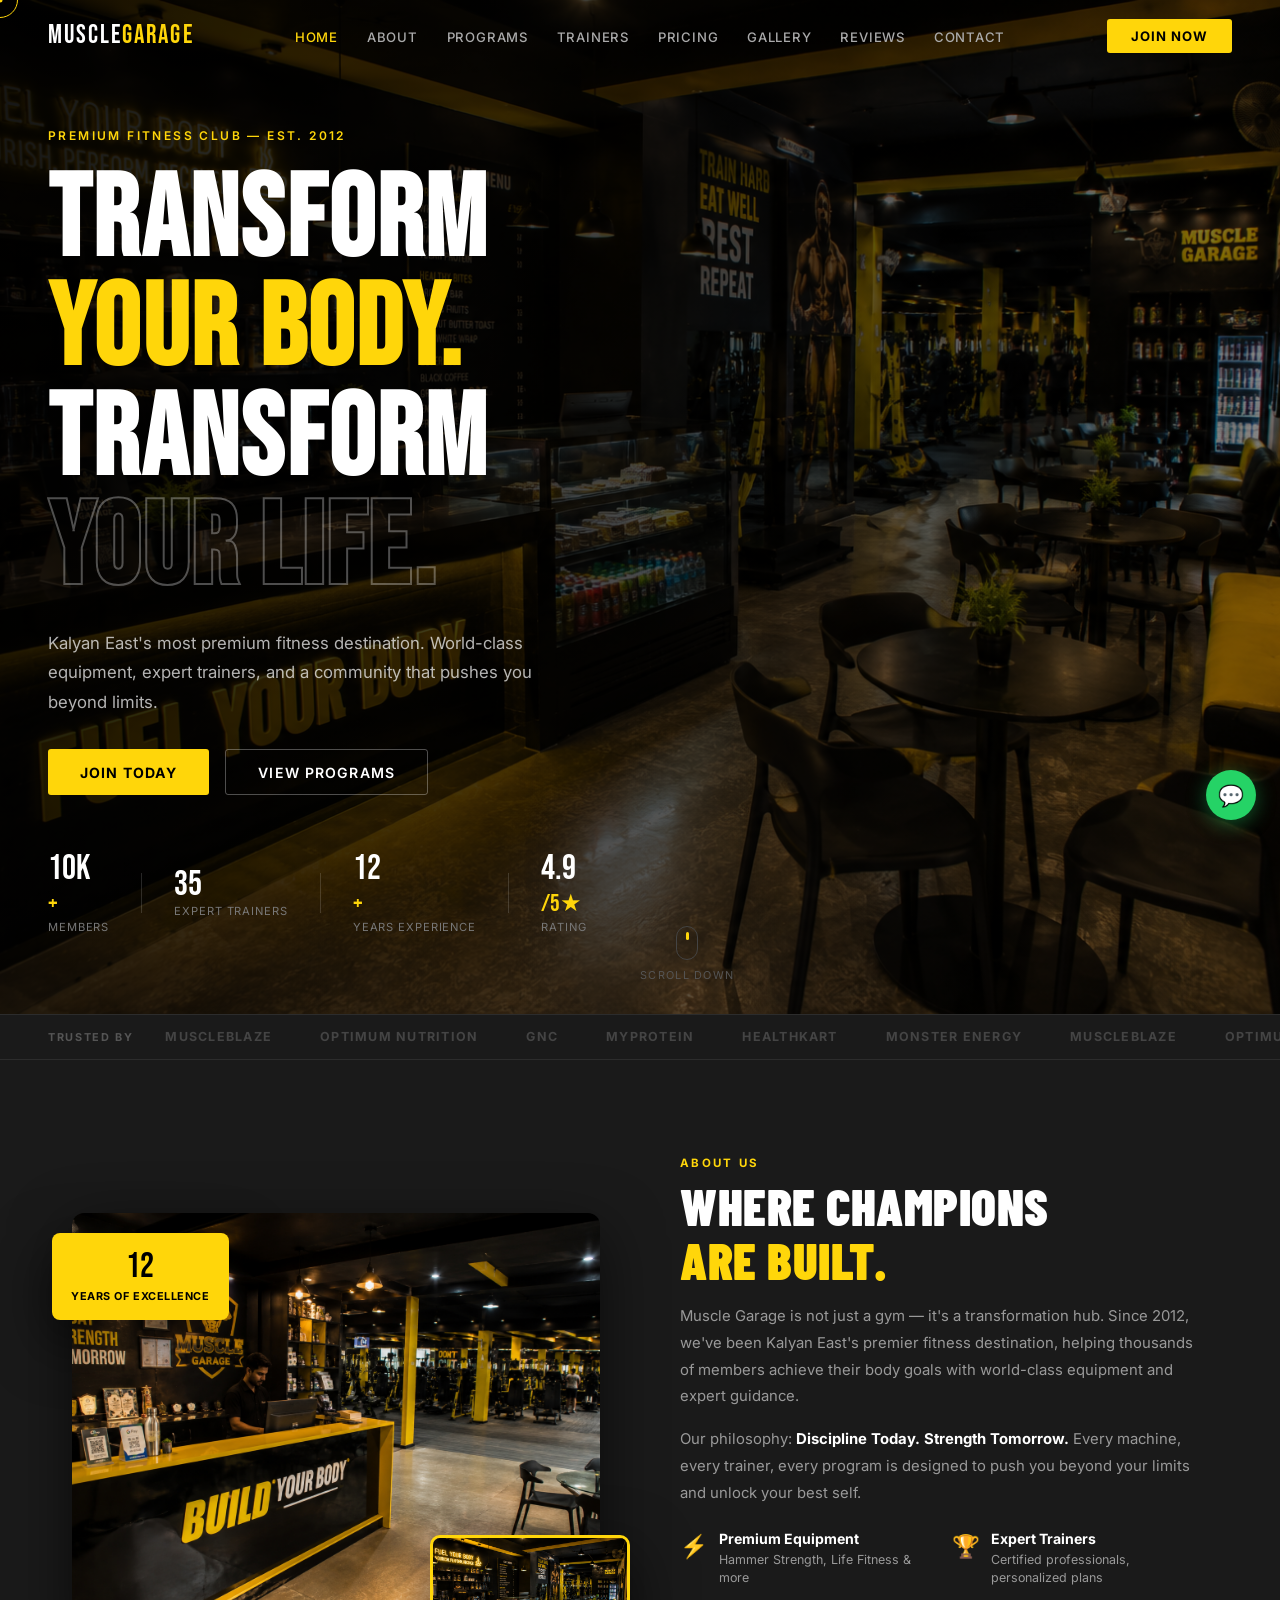
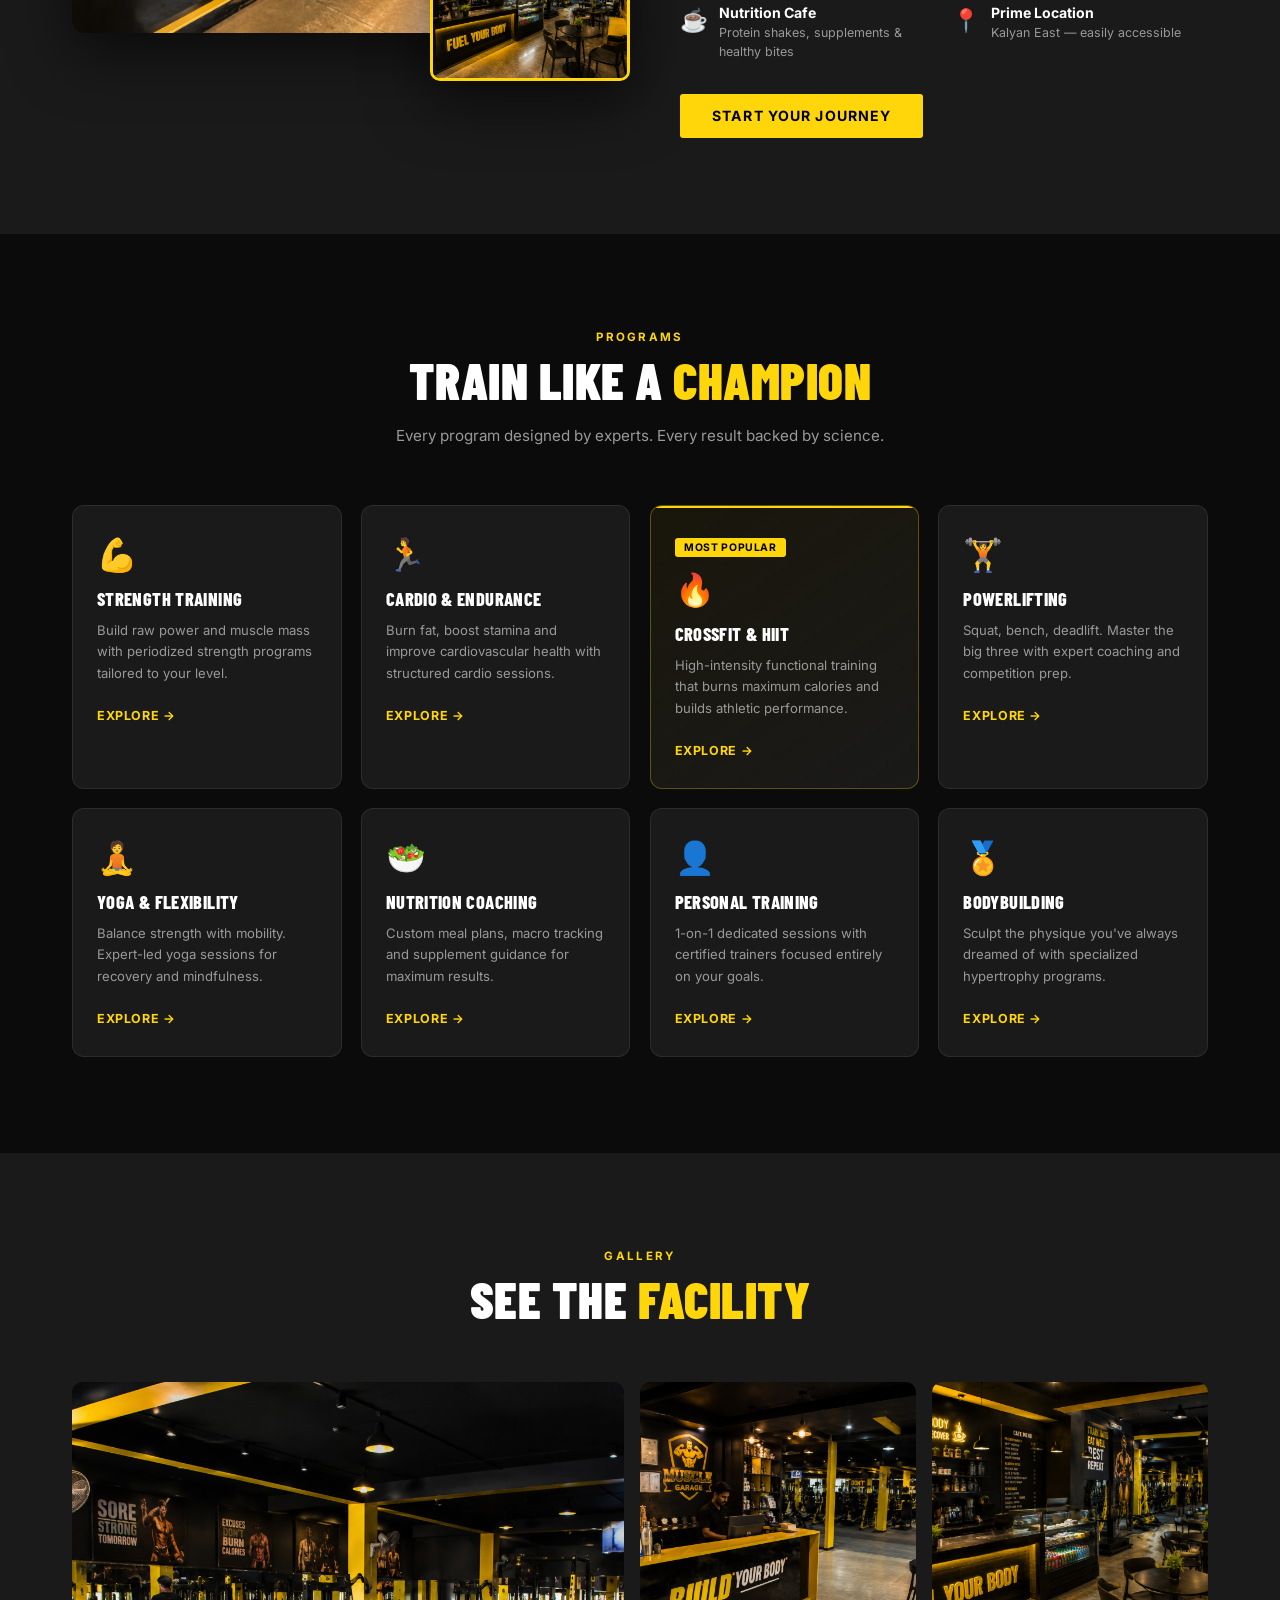
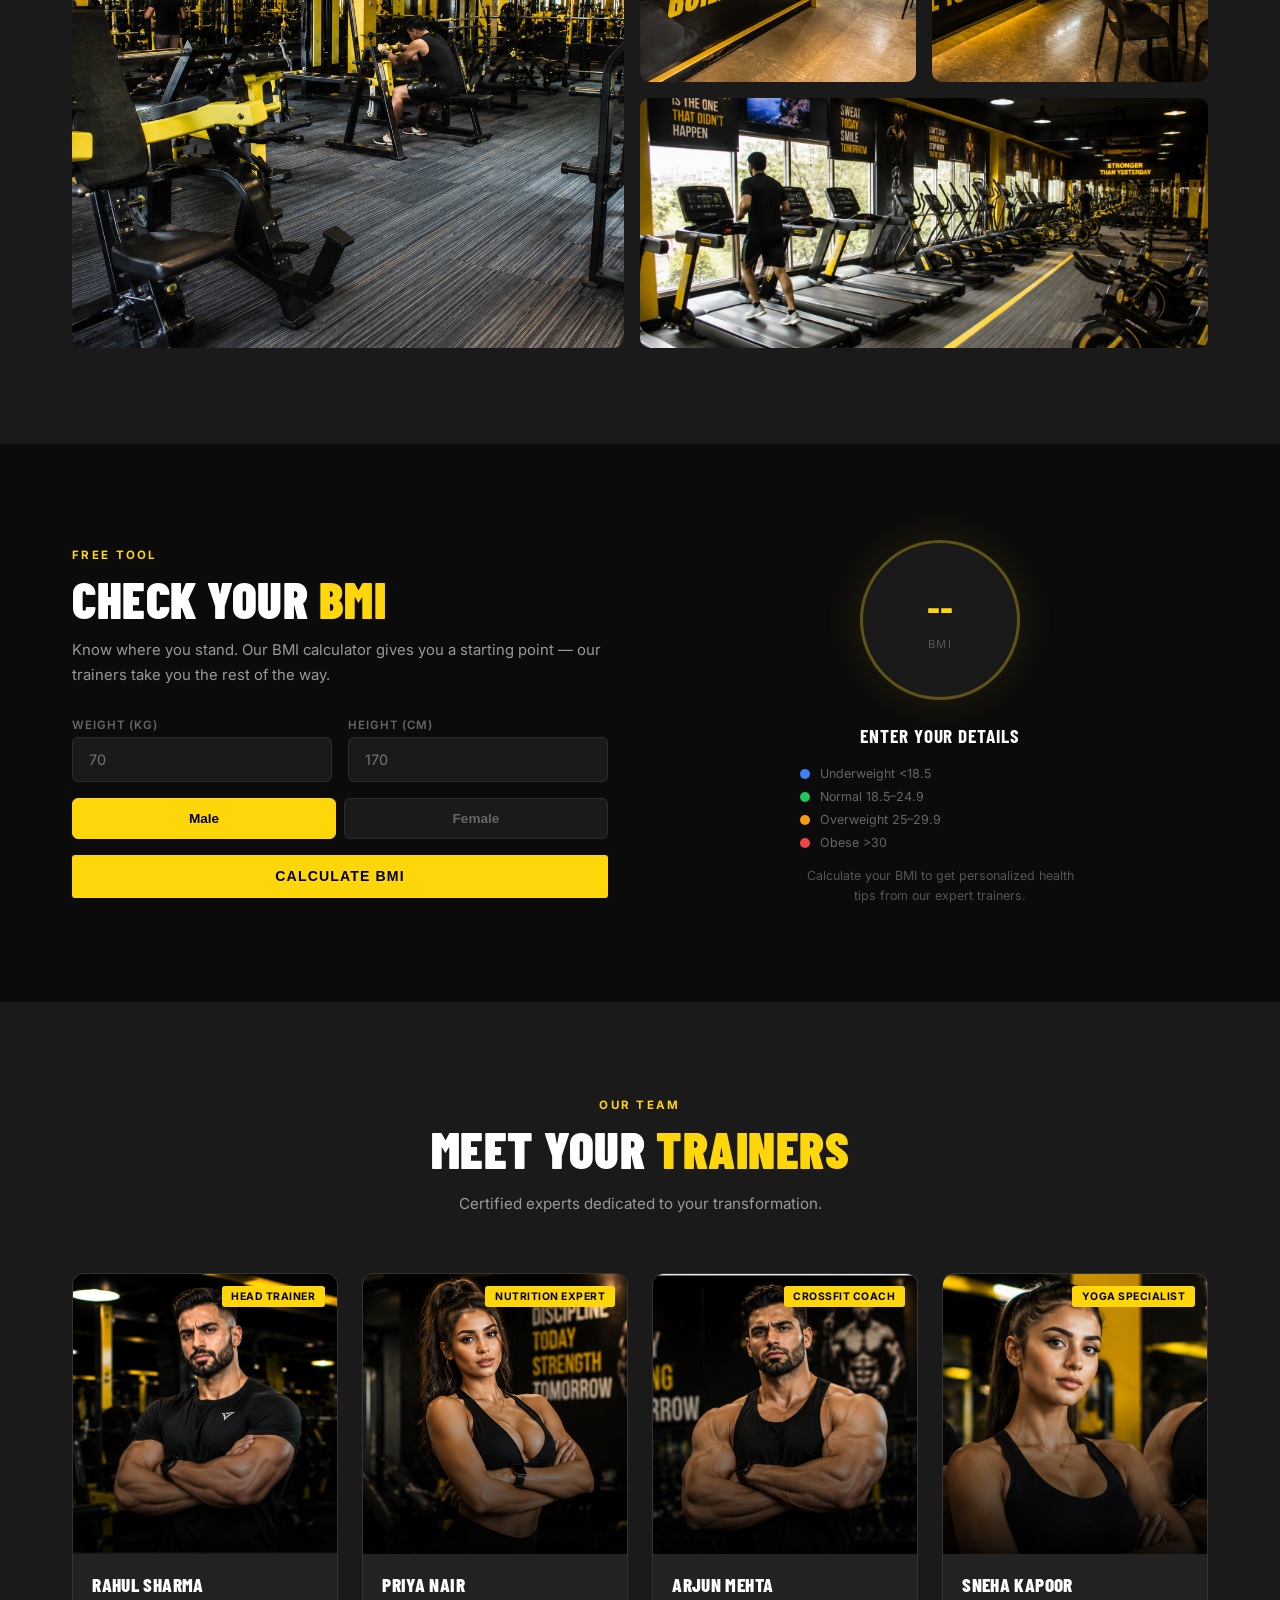
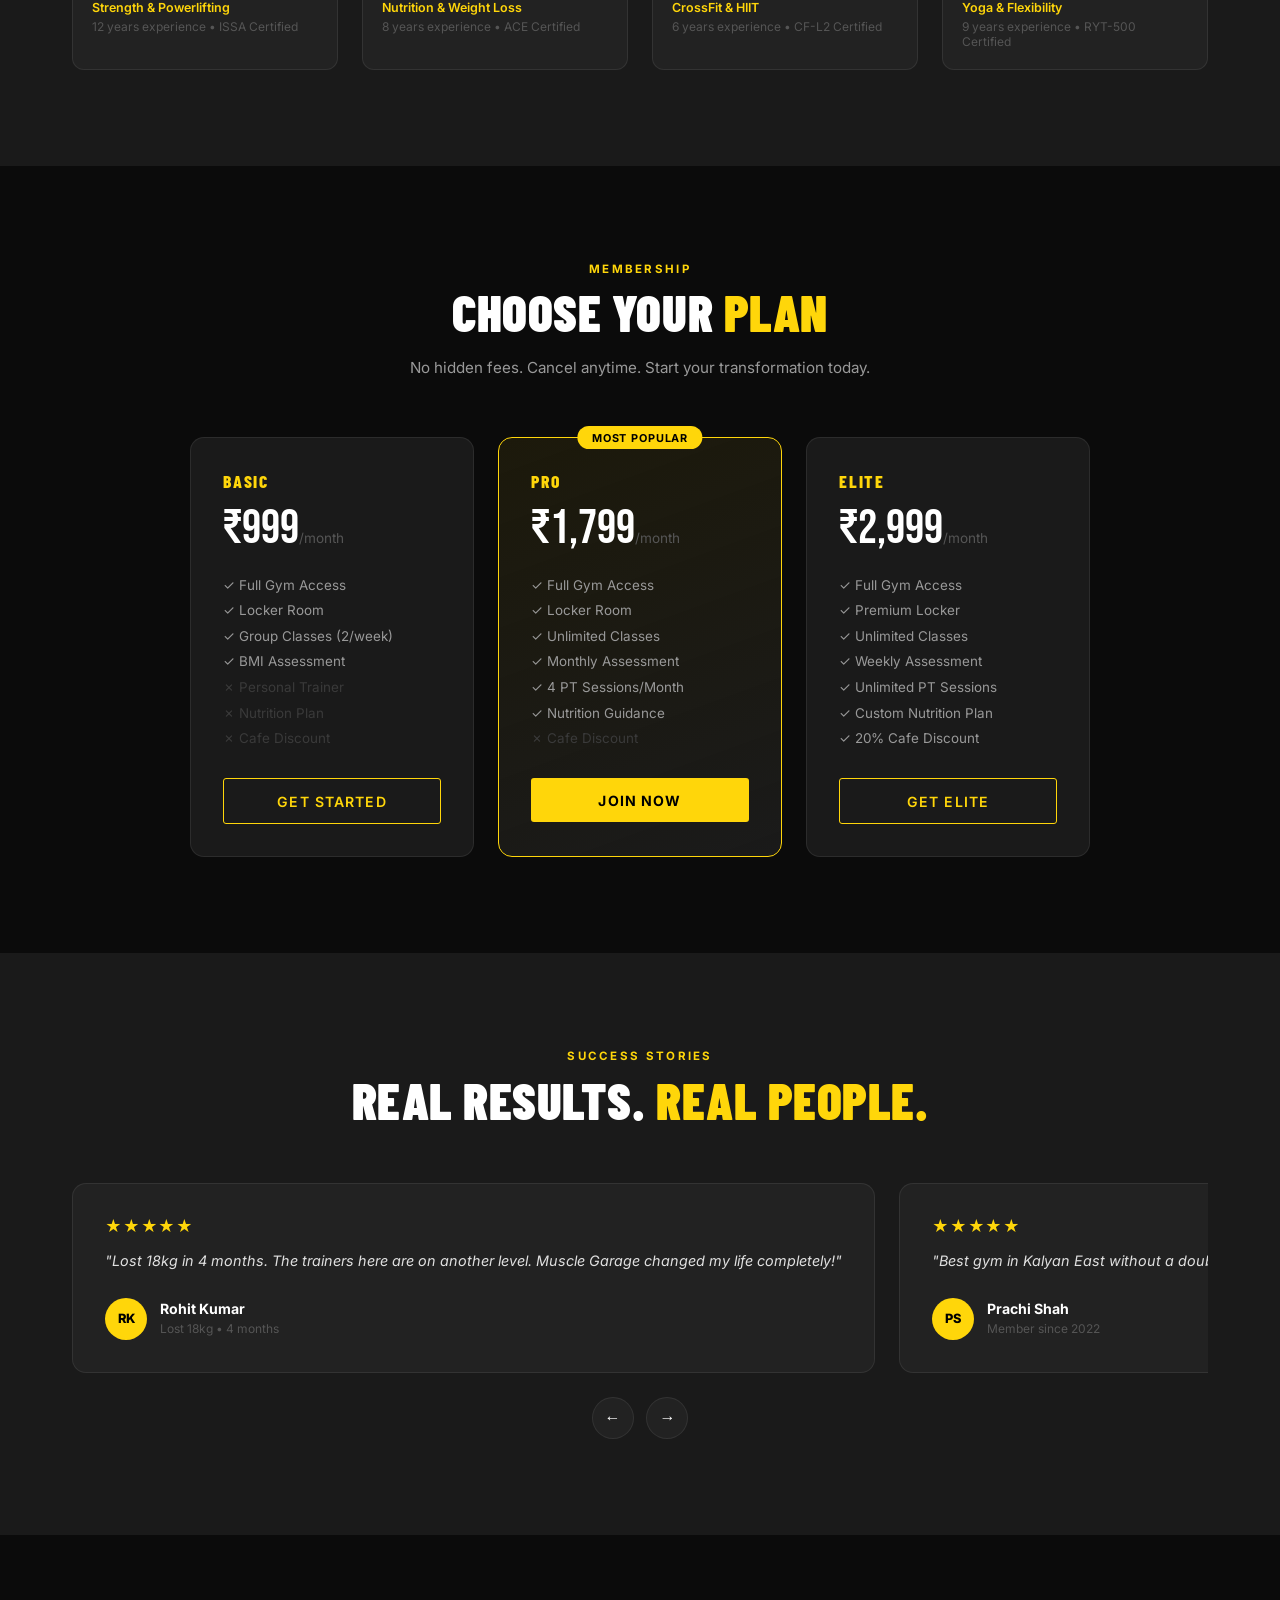
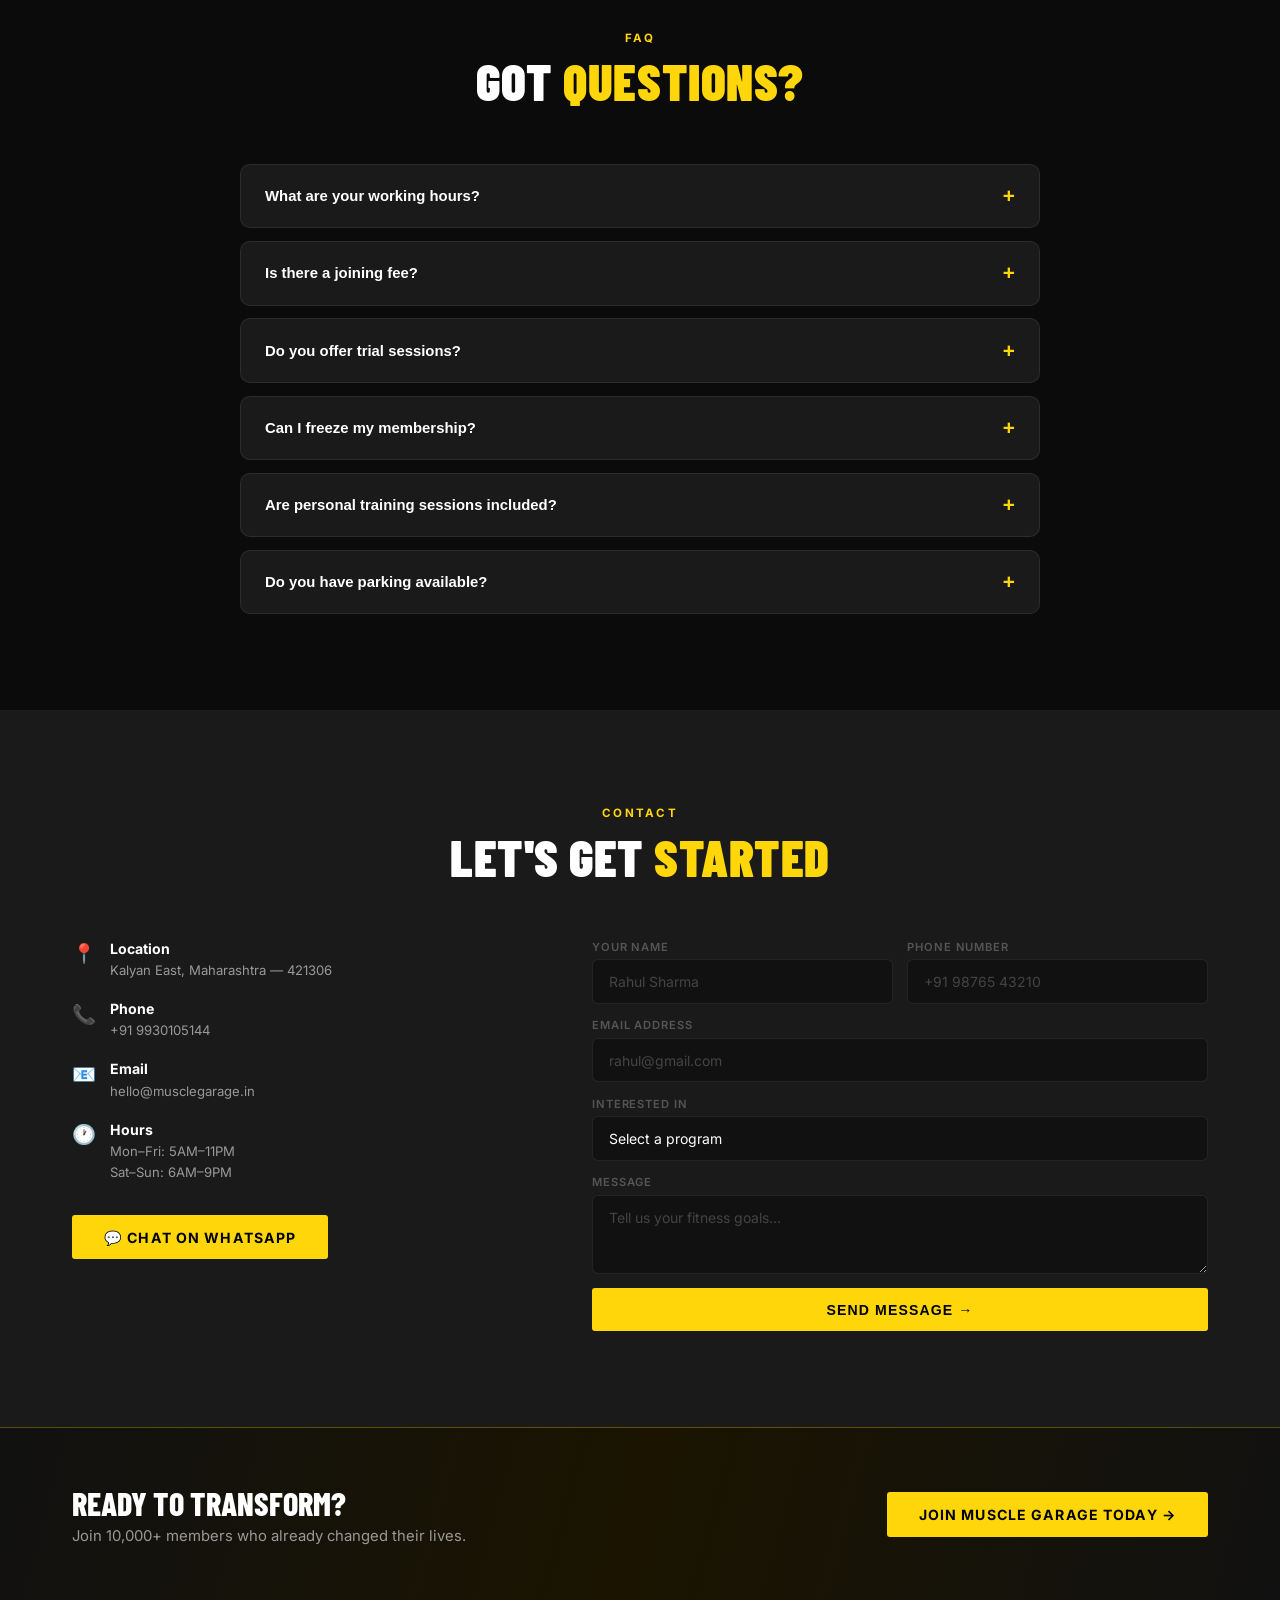
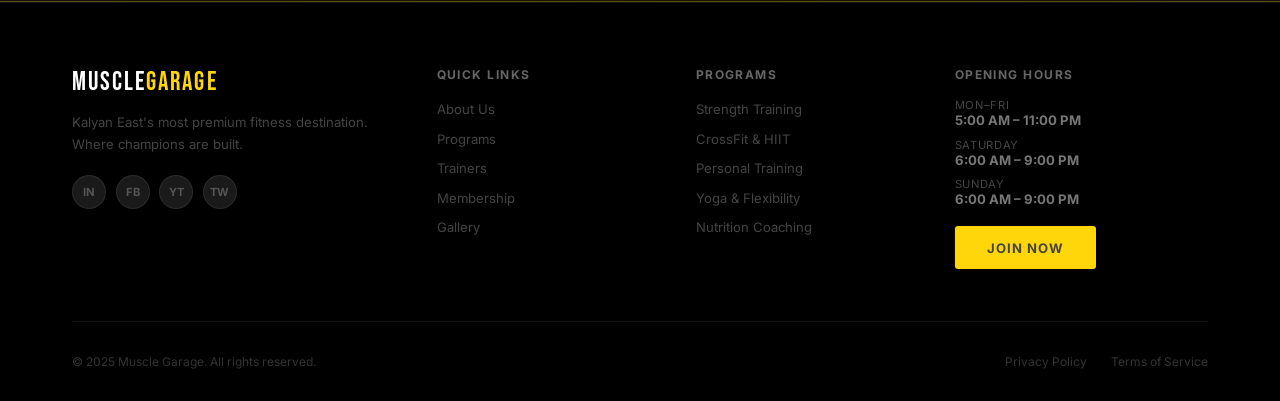
<file: index.html>
<!DOCTYPE html>
<html lang="en">
<head>
  <meta charset="UTF-8"/>
  <meta name="viewport" content="width=device-width, initial-scale=1.0"/>
  <title>Muscle Garage — Premium Fitness Club</title>
  <link rel="preconnect" href="https://fonts.googleapis.com">
  <link href="https://fonts.googleapis.com/css2?family=Bebas+Neue&family=Inter:wght@300;400;500;600;700&family=Barlow+Condensed:wght@600;700;800;900&display=swap" rel="stylesheet">
  <link rel="stylesheet" href="style.css"/>
</head>
<body>

  <!-- Scroll Progress -->
  <div class="scroll-progress" id="scrollProgress"></div>

  <!-- Custom Cursor -->
  <div class="cursor" id="cursor"></div>
  <div class="cursor-dot" id="cursorDot"></div>

  <!-- Loader -->
  <div class="loader" id="loader">
    <div class="loader-inner">
      <div class="loader-logo">MUSCLE<span>GARAGE</span></div>
      <div class="loader-bar"><div class="loader-fill" id="loaderFill"></div></div>
      <div class="loader-text">Loading Premium Experience...</div>
    </div>
  </div>

  <!-- NAV -->
  <nav class="nav" id="nav">
    <div class="nav-wrap">
      <a href="#home" class="nav-logo">MUSCLE<span>GARAGE</span></a>
      <ul class="nav-links">
        <li><a href="#home">Home</a></li>
        <li><a href="#about">About</a></li>
        <li><a href="#services">Programs</a></li>
        <li><a href="#trainers">Trainers</a></li>
        <li><a href="#pricing">Pricing</a></li>
        <li><a href="#gallery">Gallery</a></li>
        <li><a href="#testimonials">Reviews</a></li>
        <li><a href="#contact">Contact</a></li>
      </ul>
      <a href="#pricing" class="nav-cta">Join Now</a>
      <button class="burger" id="burger">
        <span></span><span></span><span></span>
      </button>
    </div>
  </nav>

  <!-- Mobile Menu -->
  <div class="mob-nav" id="mobNav">
    <ul>
      <li><a href="#home" onclick="closeMob()">Home</a></li>
      <li><a href="#about" onclick="closeMob()">About</a></li>
      <li><a href="#services" onclick="closeMob()">Programs</a></li>
      <li><a href="#trainers" onclick="closeMob()">Trainers</a></li>
      <li><a href="#pricing" onclick="closeMob()">Pricing</a></li>
      <li><a href="#gallery" onclick="closeMob()">Gallery</a></li>
      <li><a href="#contact" onclick="closeMob()">Contact</a></li>
      <li><a href="#pricing" class="mob-cta" onclick="closeMob()">Join Now →</a></li>
    </ul>
  </div>

  <!-- ========== HERO ========== -->
  <section class="hero" id="home">
    <div class="hero-bg">
      <img src="gym4.png" alt="Muscle Garage" class="hero-img"/>
      <div class="hero-overlay"></div>
    </div>
    <div class="hero-content">
      <div class="hero-eyebrow" data-reveal>Premium Fitness Club — Est. 2012</div>
      <h1 class="hero-h1">
        <span class="h1-line" data-reveal data-delay="100">TRANSFORM</span>
        <span class="h1-line h1-yellow" data-reveal data-delay="200">YOUR BODY.</span>
        <span class="h1-line" data-reveal data-delay="300">TRANSFORM</span>
        <span class="h1-line h1-outline" data-reveal data-delay="400">YOUR LIFE.</span>
      </h1>
      <p class="hero-sub" data-reveal data-delay="500">
        Kalyan East's most premium fitness destination. World-class equipment, expert trainers, and a community that pushes you beyond limits.
      </p>
      <div class="hero-btns" data-reveal data-delay="600">
        <a href="#pricing" class="btn-gold">Join Today</a>
        <a href="#services" class="btn-outline-w">View Programs</a>
      </div>
      <div class="hero-stats" data-reveal data-delay="700">
        <div class="hstat">
          <span class="hstat-num" data-count="10000">0</span><span class="hstat-plus">+</span>
          <span class="hstat-label">Members</span>
        </div>
        <div class="hstat-div"></div>
        <div class="hstat">
          <span class="hstat-num" data-count="35">0</span>
          <span class="hstat-label">Expert Trainers</span>
        </div>
        <div class="hstat-div"></div>
        <div class="hstat">
          <span class="hstat-num" data-count="12">0</span><span class="hstat-plus">+</span>
          <span class="hstat-label">Years Experience</span>
        </div>
        <div class="hstat-div"></div>
        <div class="hstat">
          <span class="hstat-num" data-count="49">0</span><span class="hstat-plus">/5★</span>
          <span class="hstat-label">Rating</span>
        </div>
      </div>
    </div>
    <div class="hero-scroll">
      <div class="scroll-mouse"><div class="scroll-wheel"></div></div>
      <span>Scroll Down</span>
    </div>
  </section>

  <!-- ========== TRUSTED ========== -->
  <div class="trusted">
    <div class="trusted-inner">
      <span class="trusted-label">Trusted By</span>
      <div class="trusted-logos">
        <span>MuscleBlaze</span>
        <span>Optimum Nutrition</span>
        <span>GNC</span>
        <span>MyProtein</span>
        <span>HealthKart</span>
        <span>Monster Energy</span>
        <span>MuscleBlaze</span>
        <span>Optimum Nutrition</span>
        <span>GNC</span>
        <span>MyProtein</span>
        <span>HealthKart</span>
        <span>Monster Energy</span>
      </div>
    </div>
  </div>

  <!-- ========== ABOUT ========== -->
  <section class="about sec" id="about">
    <div class="wrap">
      <div class="about-grid">
        <div class="about-imgs" data-reveal>
          <div class="about-img-main">
            <img src="gym2.png" alt="Muscle Garage Reception"/>
          </div>
          <div class="about-img-sm">
            <img src="gym4.png" alt="Muscle Garage Cafe"/>
          </div>
          <div class="about-badge">
            <span class="ab-num">12</span>
            <span class="ab-txt">Years of Excellence</span>
          </div>
        </div>
        <div class="about-right" data-reveal>
          <div class="sec-eyebrow">About Us</div>
          <h2 class="sec-h2">Where Champions<br/><span class="yellow">Are Built.</span></h2>
          <p class="about-p">Muscle Garage is not just a gym — it's a transformation hub. Since 2012, we've been Kalyan East's premier fitness destination, helping thousands of members achieve their body goals with world-class equipment and expert guidance.</p>
          <p class="about-p">Our philosophy: <strong>Discipline Today. Strength Tomorrow.</strong> Every machine, every trainer, every program is designed to push you beyond your limits and unlock your best self.</p>
          <div class="about-features">
            <div class="af-item">
              <span class="af-icon">⚡</span>
              <div>
                <strong>Premium Equipment</strong>
                <p>Hammer Strength, Life Fitness & more</p>
              </div>
            </div>
            <div class="af-item">
              <span class="af-icon">🏆</span>
              <div>
                <strong>Expert Trainers</strong>
                <p>Certified professionals, personalized plans</p>
              </div>
            </div>
            <div class="af-item">
              <span class="af-icon">☕</span>
              <div>
                <strong>Nutrition Cafe</strong>
                <p>Protein shakes, supplements & healthy bites</p>
              </div>
            </div>
            <div class="af-item">
              <span class="af-icon">📍</span>
              <div>
                <strong>Prime Location</strong>
                <p>Kalyan East — easily accessible</p>
              </div>
            </div>
          </div>
          <a href="#pricing" class="btn-gold">Start Your Journey</a>
        </div>
      </div>
    </div>
  </section>

  <!-- ========== SERVICES ========== -->
  <section class="services sec" id="services">
    <div class="wrap">
      <div class="sec-center" data-reveal>
        <div class="sec-eyebrow">Programs</div>
        <h2 class="sec-h2">Train Like a <span class="yellow">Champion</span></h2>
        <p class="sec-sub">Every program designed by experts. Every result backed by science.</p>
      </div>
      <div class="srv-grid">
        <div class="srv-card" data-reveal>
          <div class="srv-icon">💪</div>
          <h3>Strength Training</h3>
          <p>Build raw power and muscle mass with periodized strength programs tailored to your level.</p>
          <a href="#pricing" class="srv-link">Explore →</a>
        </div>
        <div class="srv-card" data-reveal>
          <div class="srv-icon">🏃</div>
          <h3>Cardio & Endurance</h3>
          <p>Burn fat, boost stamina and improve cardiovascular health with structured cardio sessions.</p>
          <a href="#pricing" class="srv-link">Explore →</a>
        </div>
        <div class="srv-card srv-featured" data-reveal>
          <div class="srv-hot">Most Popular</div>
          <div class="srv-icon">🔥</div>
          <h3>CrossFit & HIIT</h3>
          <p>High-intensity functional training that burns maximum calories and builds athletic performance.</p>
          <a href="#pricing" class="srv-link">Explore →</a>
        </div>
        <div class="srv-card" data-reveal>
          <div class="srv-icon">🏋️</div>
          <h3>Powerlifting</h3>
          <p>Squat, bench, deadlift. Master the big three with expert coaching and competition prep.</p>
          <a href="#pricing" class="srv-link">Explore →</a>
        </div>
        <div class="srv-card" data-reveal>
          <div class="srv-icon">🧘</div>
          <h3>Yoga & Flexibility</h3>
          <p>Balance strength with mobility. Expert-led yoga sessions for recovery and mindfulness.</p>
          <a href="#pricing" class="srv-link">Explore →</a>
        </div>
        <div class="srv-card" data-reveal>
          <div class="srv-icon">🥗</div>
          <h3>Nutrition Coaching</h3>
          <p>Custom meal plans, macro tracking and supplement guidance for maximum results.</p>
          <a href="#pricing" class="srv-link">Explore →</a>
        </div>
        <div class="srv-card" data-reveal>
          <div class="srv-icon">👤</div>
          <h3>Personal Training</h3>
          <p>1-on-1 dedicated sessions with certified trainers focused entirely on your goals.</p>
          <a href="#pricing" class="srv-link">Explore →</a>
        </div>
        <div class="srv-card" data-reveal>
          <div class="srv-icon">🏅</div>
          <h3>Bodybuilding</h3>
          <p>Sculpt the physique you've always dreamed of with specialized hypertrophy programs.</p>
          <a href="#pricing" class="srv-link">Explore →</a>
        </div>
      </div>
    </div>
  </section>

  <!-- ========== GALLERY ========== -->
  <section class="gallery sec" id="gallery">
    <div class="wrap">
      <div class="sec-center" data-reveal>
        <div class="sec-eyebrow">Gallery</div>
        <h2 class="sec-h2">See The <span class="yellow">Facility</span></h2>
      </div>
      <div class="gallery-grid" data-reveal>
        <div class="gal-item gal-lg">
          <img src="gym1.png" alt="Training Floor"/>
          <div class="gal-overlay"><span>Training Floor</span></div>
        </div>
        <div class="gal-item">
          <img src="gym2.png" alt="Reception"/>
          <div class="gal-overlay"><span>Reception</span></div>
        </div>
        <div class="gal-item">
          <img src="gym4.png" alt="Nutrition Cafe"/>
          <div class="gal-overlay"><span>Nutrition Cafe</span></div>
        </div>
        <div class="gal-item gal-wide">
          <img src="gym3.png" alt="Fuel Bar"/>
          <div class="gal-overlay"><span>Cardio</span></div>
        </div>
      </div>
    </div>
  </section>

  <!-- ========== BMI CALCULATOR ========== -->
  <section class="bmi sec">
    <div class="wrap">
      <div class="bmi-wrap">
        <div class="bmi-left" data-reveal>
          <div class="sec-eyebrow">Free Tool</div>
          <h2 class="sec-h2">Check Your <span class="yellow">BMI</span></h2>
          <p>Know where you stand. Our BMI calculator gives you a starting point — our trainers take you the rest of the way.</p>
          <div class="bmi-form">
            <div class="bmi-row">
              <div class="bmi-field">
                <label>Weight (kg)</label>
                <input type="number" id="bmiWeight" placeholder="70"/>
              </div>
              <div class="bmi-field">
                <label>Height (cm)</label>
                <input type="number" id="bmiHeight" placeholder="170"/>
              </div>
            </div>
            <div class="bmi-gender">
              <button class="gen-btn active" id="genM" onclick="setGender('M')">Male</button>
              <button class="gen-btn" id="genF" onclick="setGender('F')">Female</button>
            </div>
            <button class="btn-gold full-btn" onclick="calcBMI()">Calculate BMI</button>
          </div>
        </div>
        <div class="bmi-right" data-reveal>
          <div class="bmi-result" id="bmiResult">
            <div class="bmi-circle">
              <span class="bmi-val" id="bmiVal">--</span>
              <span class="bmi-unit">BMI</span>
            </div>
            <div class="bmi-status" id="bmiStatus">Enter your details</div>
            <div class="bmi-scale">
              <div class="bs-item"><span class="bs-dot underweight"></span>Underweight &lt;18.5</div>
              <div class="bs-item"><span class="bs-dot normal"></span>Normal 18.5–24.9</div>
              <div class="bs-item"><span class="bs-dot overweight"></span>Overweight 25–29.9</div>
              <div class="bs-item"><span class="bs-dot obese"></span>Obese &gt;30</div>
            </div>
            <p class="bmi-tip" id="bmiTip">Calculate your BMI to get personalized health tips from our expert trainers.</p>
          </div>
        </div>
      </div>
    </div>
  </section>

  <!-- ========== TRAINERS ========== -->
  <section class="trainers sec" id="trainers">
    <div class="wrap">
      <div class="sec-center" data-reveal>
        <div class="sec-eyebrow">Our Team</div>
        <h2 class="sec-h2">Meet Your <span class="yellow">Trainers</span></h2>
        <p class="sec-sub">Certified experts dedicated to your transformation.</p>
      </div>
      <div class="tr-grid">
        <div class="tr-card" data-reveal>
          <div class="tr-img">
            <img src="gym trainer 1.png" alt="Trainer" style="object-position:top"/>
            <div class="tr-overlay"></div>
            <div class="tr-badge">Head Trainer</div>
          </div>
          <div class="tr-info">
            <h3>Rahul Sharma</h3>
            <span>Strength & Powerlifting</span>
            <p>12 years experience • ISSA Certified</p>
          </div>
        </div>
        <div class="tr-card" data-reveal>
          <div class="tr-img">
            <img src="gym trainer 3.png" alt="Trainer" style="object-position:center"/>
            <div class="tr-overlay"></div>
            <div class="tr-badge">Nutrition Expert</div>
          </div>
          <div class="tr-info">
            <h3>Priya Nair</h3>
            <span>Nutrition & Weight Loss</span>
            <p>8 years experience • ACE Certified</p>
          </div>
        </div>
        <div class="tr-card" data-reveal>
          <div class="tr-img">
            <img src="gym trainer 2.png" alt="Trainer" style="object-position:top"/>
            <div class="tr-overlay"></div>
            <div class="tr-badge">CrossFit Coach</div>
          </div>
          <div class="tr-info">
            <h3>Arjun Mehta</h3>
            <span>CrossFit & HIIT</span>
            <p>6 years experience • CF-L2 Certified</p>
          </div>
        </div>
        <div class="tr-card" data-reveal>
          <div class="tr-img">
            <img src="gym trainer5.png" alt="Trainer" style="object-position:top"/>
            <div class="tr-overlay"></div>
            <div class="tr-badge">Yoga Specialist</div>
          </div>
          <div class="tr-info">
            <h3>Sneha Kapoor</h3>
            <span>Yoga & Flexibility</span>
            <p>9 years experience • RYT-500 Certified</p>
          </div>
        </div>
      </div>
    </div>
  </section>

  <!-- ========== PRICING ========== -->
  <section class="pricing sec" id="pricing">
    <div class="wrap">
      <div class="sec-center" data-reveal>
        <div class="sec-eyebrow">Membership</div>
        <h2 class="sec-h2">Choose Your <span class="yellow">Plan</span></h2>
        <p class="sec-sub">No hidden fees. Cancel anytime. Start your transformation today.</p>
      </div>
      <div class="price-grid">
        <div class="price-card" data-reveal>
          <div class="price-tier">Basic</div>
          <div class="price-amt">₹999<span>/month</span></div>
          <ul class="price-list">
            <li>✓ Full Gym Access</li>
            <li>✓ Locker Room</li>
            <li>✓ Group Classes (2/week)</li>
            <li>✓ BMI Assessment</li>
            <li class="dim">✗ Personal Trainer</li>
            <li class="dim">✗ Nutrition Plan</li>
            <li class="dim">✗ Cafe Discount</li>
          </ul>
          <a href="#contact" class="btn-outline-y full-btn">Get Started</a>
        </div>
        <div class="price-card price-pop" data-reveal>
          <div class="price-badge">Most Popular</div>
          <div class="price-tier">Pro</div>
          <div class="price-amt">₹1,799<span>/month</span></div>
          <ul class="price-list">
            <li>✓ Full Gym Access</li>
            <li>✓ Locker Room</li>
            <li>✓ Unlimited Classes</li>
            <li>✓ Monthly Assessment</li>
            <li>✓ 4 PT Sessions/Month</li>
            <li>✓ Nutrition Guidance</li>
            <li class="dim">✗ Cafe Discount</li>
          </ul>
          <a href="#contact" class="btn-gold full-btn">Join Now</a>
        </div>
        <div class="price-card" data-reveal>
          <div class="price-tier">Elite</div>
          <div class="price-amt">₹2,999<span>/month</span></div>
          <ul class="price-list">
            <li>✓ Full Gym Access</li>
            <li>✓ Premium Locker</li>
            <li>✓ Unlimited Classes</li>
            <li>✓ Weekly Assessment</li>
            <li>✓ Unlimited PT Sessions</li>
            <li>✓ Custom Nutrition Plan</li>
            <li>✓ 20% Cafe Discount</li>
          </ul>
          <a href="#contact" class="btn-outline-y full-btn">Get Elite</a>
        </div>
      </div>
    </div>
  </section>

  <!-- ========== TESTIMONIALS ========== -->
  <section class="testi sec" id="testimonials">
    <div class="wrap">
      <div class="sec-center" data-reveal>
        <div class="sec-eyebrow">Success Stories</div>
        <h2 class="sec-h2">Real Results. <span class="yellow">Real People.</span></h2>
      </div>
      <div class="testi-slider" data-reveal>
        <div class="testi-track" id="testiTrack">
          <div class="testi-card">
            <div class="testi-stars">★★★★★</div>
            <p>"Lost 18kg in 4 months. The trainers here are on another level. Muscle Garage changed my life completely!"</p>
            <div class="testi-author">
              <div class="ta-avatar">RK</div>
              <div><strong>Rohit Kumar</strong><span>Lost 18kg • 4 months</span></div>
            </div>
          </div>
          <div class="testi-card">
            <div class="testi-stars">★★★★★</div>
            <p>"Best gym in Kalyan East without a doubt. Premium equipment, professional staff and the nutrition cafe is a game changer!"</p>
            <div class="testi-author">
              <div class="ta-avatar">PS</div>
              <div><strong>Prachi Shah</strong><span>Member since 2022</span></div>
            </div>
          </div>
          <div class="testi-card">
            <div class="testi-stars">★★★★★</div>
            <p>"Gained 8kg of pure muscle in 3 months. The personal training program is absolutely worth every rupee!"</p>
            <div class="testi-author">
              <div class="ta-avatar">AV</div>
              <div><strong>Aditya Verma</strong><span>Gained 8kg muscle</span></div>
            </div>
          </div>
          <div class="testi-card">
            <div class="testi-stars">★★★★★</div>
            <p>"The CrossFit classes are incredible. I've never been this fit. The community here keeps you motivated every single day."</p>
            <div class="testi-author">
              <div class="ta-avatar">NM</div>
              <div><strong>Neha Mishra</strong><span>CrossFit Member</span></div>
            </div>
          </div>
          <div class="testi-card">
            <div class="testi-stars">★★★★★</div>
            <p>"Dropped from 95kg to 74kg in 6 months. The nutrition coaching + training combo is unbeatable. Highly recommend!"</p>
            <div class="testi-author">
              <div class="ta-avatar">SK</div>
              <div><strong>Suresh Kamble</strong><span>Lost 21kg • 6 months</span></div>
            </div>
          </div>
        </div>
        <div class="testi-controls">
          <button class="tc-btn" id="tcPrev">←</button>
          <button class="tc-btn" id="tcNext">→</button>
        </div>
      </div>
    </div>
  </section>

  <!-- ========== FAQ ========== -->
  <section class="faq sec">
    <div class="wrap">
      <div class="sec-center" data-reveal>
        <div class="sec-eyebrow">FAQ</div>
        <h2 class="sec-h2">Got <span class="yellow">Questions?</span></h2>
      </div>
      <div class="faq-list" data-reveal>
        <div class="faq-item">
          <button class="faq-q" onclick="toggleFaq(this)">
            What are your working hours?
            <span class="faq-icon">+</span>
          </button>
          <div class="faq-a">We are open 5:00 AM – 11:00 PM on weekdays and 6:00 AM – 9:00 PM on weekends. We're here whenever you need to train.</div>
        </div>
        <div class="faq-item">
          <button class="faq-q" onclick="toggleFaq(this)">
            Is there a joining fee?
            <span class="faq-icon">+</span>
          </button>
          <div class="faq-a">Yes, there is a one-time registration fee of ₹499. This covers your welcome kit, initial assessment, and locker setup.</div>
        </div>
        <div class="faq-item">
          <button class="faq-q" onclick="toggleFaq(this)">
            Do you offer trial sessions?
            <span class="faq-icon">+</span>
          </button>
          <div class="faq-a">Absolutely! We offer a free 1-day trial pass. Visit us any day, bring comfortable clothes and we'll show you around and let you train for free.</div>
        </div>
        <div class="faq-item">
          <button class="faq-q" onclick="toggleFaq(this)">
            Can I freeze my membership?
            <span class="faq-icon">+</span>
          </button>
          <div class="faq-a">Yes, Pro and Elite members can freeze their membership for up to 30 days per year at no extra charge. Just inform us 3 days in advance.</div>
        </div>
        <div class="faq-item">
          <button class="faq-q" onclick="toggleFaq(this)">
            Are personal training sessions included?
            <span class="faq-icon">+</span>
          </button>
          <div class="faq-a">Pro members get 4 PT sessions per month. Elite members get unlimited PT sessions. Basic members can add PT sessions at ₹500 per session.</div>
        </div>
        <div class="faq-item">
          <button class="faq-q" onclick="toggleFaq(this)">
            Do you have parking available?
            <span class="faq-icon">+</span>
          </button>
          <div class="faq-a">Yes, we have ample free parking available for all members. Two-wheelers and four-wheelers both welcome.</div>
        </div>
      </div>
    </div>
  </section>

  <!-- ========== CONTACT ========== -->
  <section class="contact sec" id="contact">
    <div class="wrap">
      <div class="sec-center" data-reveal>
        <div class="sec-eyebrow">Contact</div>
        <h2 class="sec-h2">Let's Get <span class="yellow">Started</span></h2>
      </div>
      <div class="contact-grid">
        <div class="contact-left" data-reveal>
          <div class="cinfo">
            <div class="ci-item">
              <span class="ci-icon">📍</span>
              <div>
                <strong>Location</strong>
                <p>Kalyan East, Maharashtra — 421306</p>
              </div>
            </div>
            <div class="ci-item">
              <span class="ci-icon">📞</span>
              <div>
                <strong>Phone</strong>
                <p>+91 9930105144</p>
              </div>
            </div>
            <div class="ci-item">
              <span class="ci-icon">📧</span>
              <div>
                <strong>Email</strong>
                <p>hello@musclegarage.in</p>
              </div>
            </div>
            <div class="ci-item">
              <span class="ci-icon">🕐</span>
              <div>
                <strong>Hours</strong>
                <p>Mon–Fri: 5AM–11PM<br/>Sat–Sun: 6AM–9PM</p>
              </div>
            </div>
          </div>
          <a href="https://wa.me/919930105144" class="btn-gold wa-btn" target="_blank">
            💬 Chat on WhatsApp
          </a>
        </div>
        <div class="contact-right" data-reveal>
          <form class="cform" id="cForm">
            <div class="cf-row">
              <div class="cf-group">
                <label>Your Name</label>
                <input type="text" name="name" autocomplete="name" placeholder="Rahul Sharma" required/>
              </div>
              <div class="cf-group">
                <label>Phone Number</label>
                <input type="tel" name="tel" autocomplete="tel" placeholder="+91 98765 43210" required/>
              </div>
            </div>
            <div class="cf-group">
              <label>Email Address</label>
              <input type="email" name="email" autocomplete="email" placeholder="rahul@gmail.com" required/>
            </div>
            <div class="cf-group">
              <label>Interested In</label>
              <select name="interest" required>
                <option value="" disabled selected>Select a program</option>
                <option>Basic Membership</option>
                <option>Pro Membership</option>
                <option>Elite Membership</option>
                <option>Personal Training</option>
                <option>CrossFit / HIIT</option>
                <option>Free Trial</option>
              </select>
            </div>
            <div class="cf-group">
              <label>Message</label>
              <textarea rows="3" placeholder="Tell us your fitness goals..."></textarea>
            </div>
            <button type="submit" class="btn-gold full-btn">Send Message →</button>
          </form>
        </div>
      </div>
    </div>
  </section>

  <!-- ========== CTA BAND ========== -->
  <div class="cta-band" data-reveal>
    <div class="wrap cta-inner">
      <div>
        <h2>Ready to Transform?</h2>
        <p>Join 10,000+ members who already changed their lives.</p>
      </div>
      <a href="#pricing" class="btn-gold">Join Muscle Garage Today →</a>
    </div>
  </div>

  <!-- ========== FOOTER ========== -->
  <footer class="footer">
    <div class="wrap">
      <div class="footer-grid">
        <div class="footer-brand">
          <div class="footer-logo">MUSCLE<span>GARAGE</span></div>
          <p>Kalyan East's most premium fitness destination. Where champions are built.</p>
          <div class="footer-socials">
            <a href="#">IN</a><a href="#">FB</a><a href="#">YT</a><a href="#">TW</a>
          </div>
        </div>
        <div class="footer-col">
          <h4>Quick Links</h4>
          <ul>
            <li><a href="#about">About Us</a></li>
            <li><a href="#services">Programs</a></li>
            <li><a href="#trainers">Trainers</a></li>
            <li><a href="#pricing">Membership</a></li>
            <li><a href="#gallery">Gallery</a></li>
          </ul>
        </div>
        <div class="footer-col">
          <h4>Programs</h4>
          <ul>
            <li><a href="#">Strength Training</a></li>
            <li><a href="#">CrossFit & HIIT</a></li>
            <li><a href="#">Personal Training</a></li>
            <li><a href="#">Yoga & Flexibility</a></li>
            <li><a href="#">Nutrition Coaching</a></li>
          </ul>
        </div>
        <div class="footer-col">
          <h4>Opening Hours</h4>
          <div class="footer-hours">
            <div><span>Mon–Fri</span><strong>5:00 AM – 11:00 PM</strong></div>
            <div><span>Saturday</span><strong>6:00 AM – 9:00 PM</strong></div>
            <div><span>Sunday</span><strong>6:00 AM – 9:00 PM</strong></div>
          </div>
          <a href="#pricing" class="btn-gold" style="margin-top:1.2rem;display:inline-block">Join Now</a>
        </div>
      </div>
      <div class="footer-bottom">
        <span>© 2025 Muscle Garage. All rights reserved.</span>
        <div>
          <a href="#">Privacy Policy</a>
          <a href="#">Terms of Service</a>
        </div>
      </div>
    </div>
  </footer>

  <!-- Floating Buttons -->
  <a href="https://wa.me/919876543210" class="float-wa" target="_blank">💬</a>
  <button class="float-top" id="floatTop" onclick="window.scrollTo({top:0,behavior:'smooth'})">↑</button>

  <script src="script.js"></script>
</body>
</html>
</file>
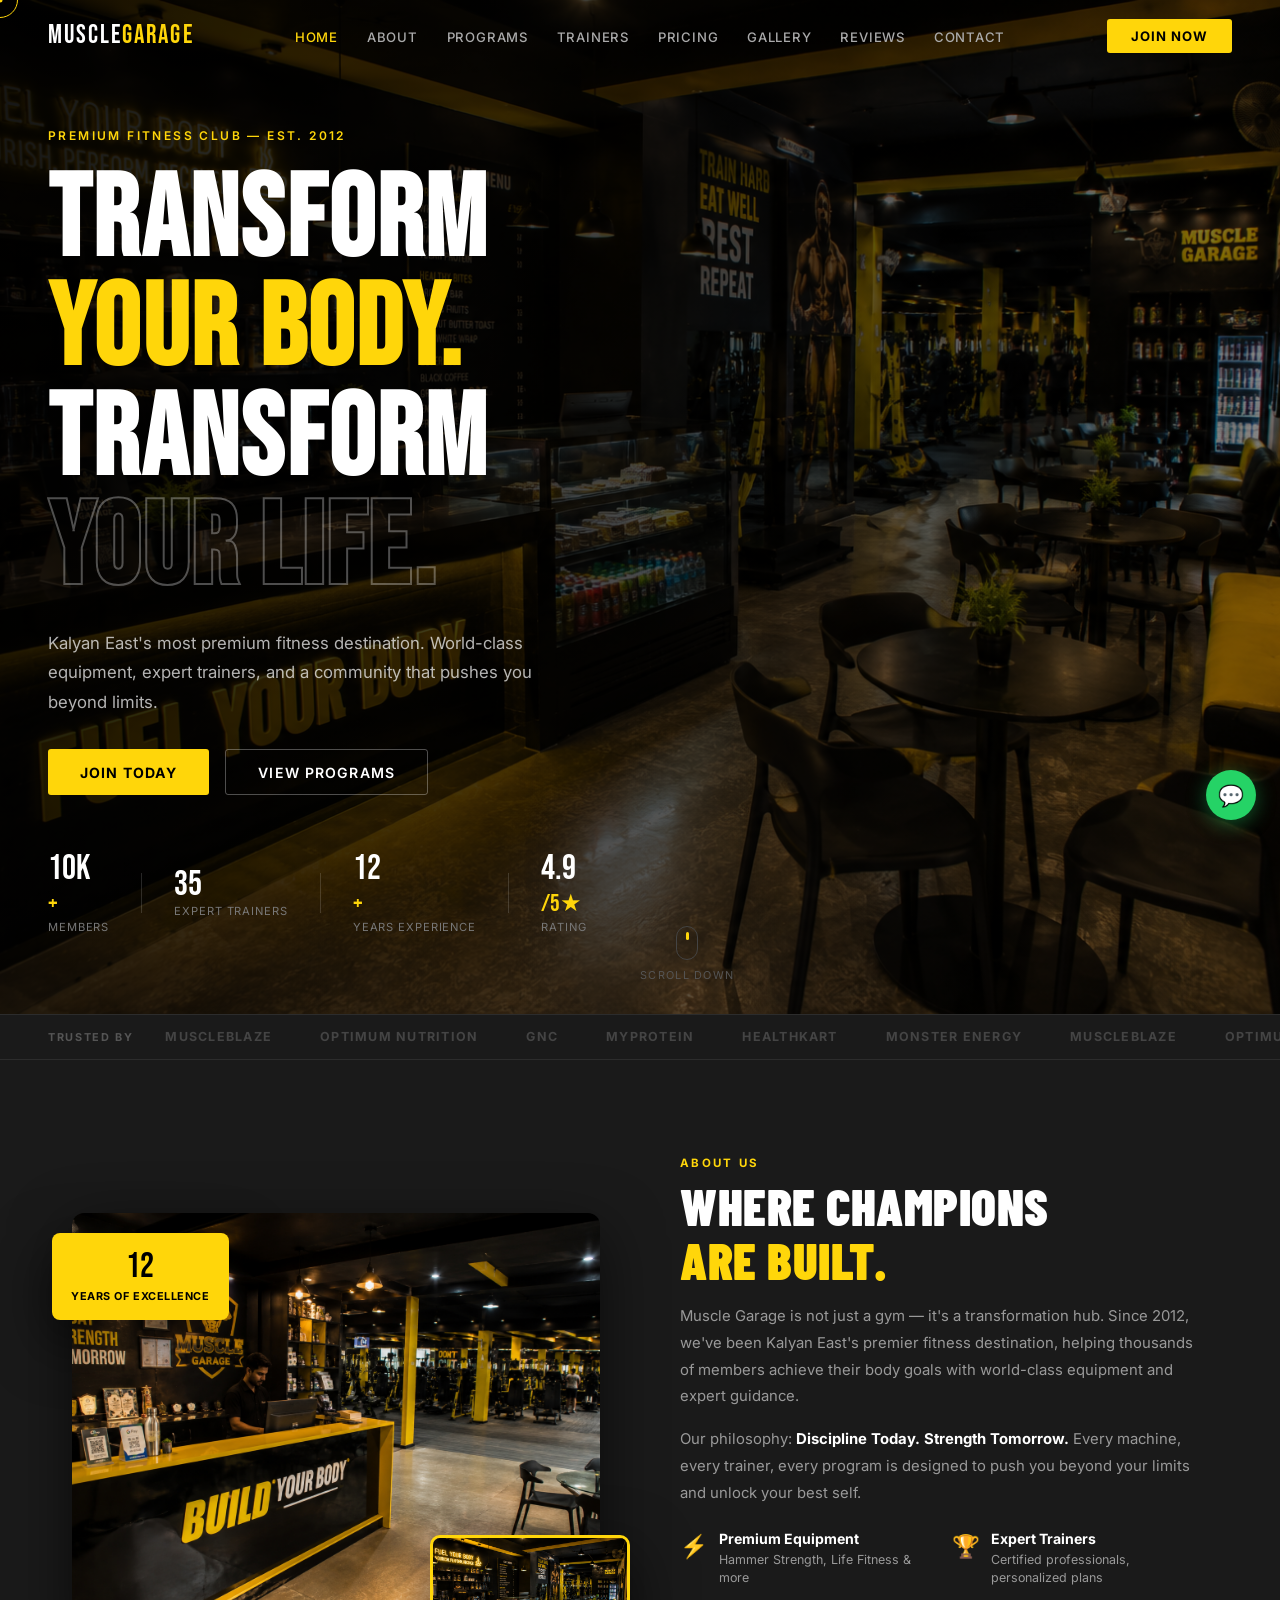
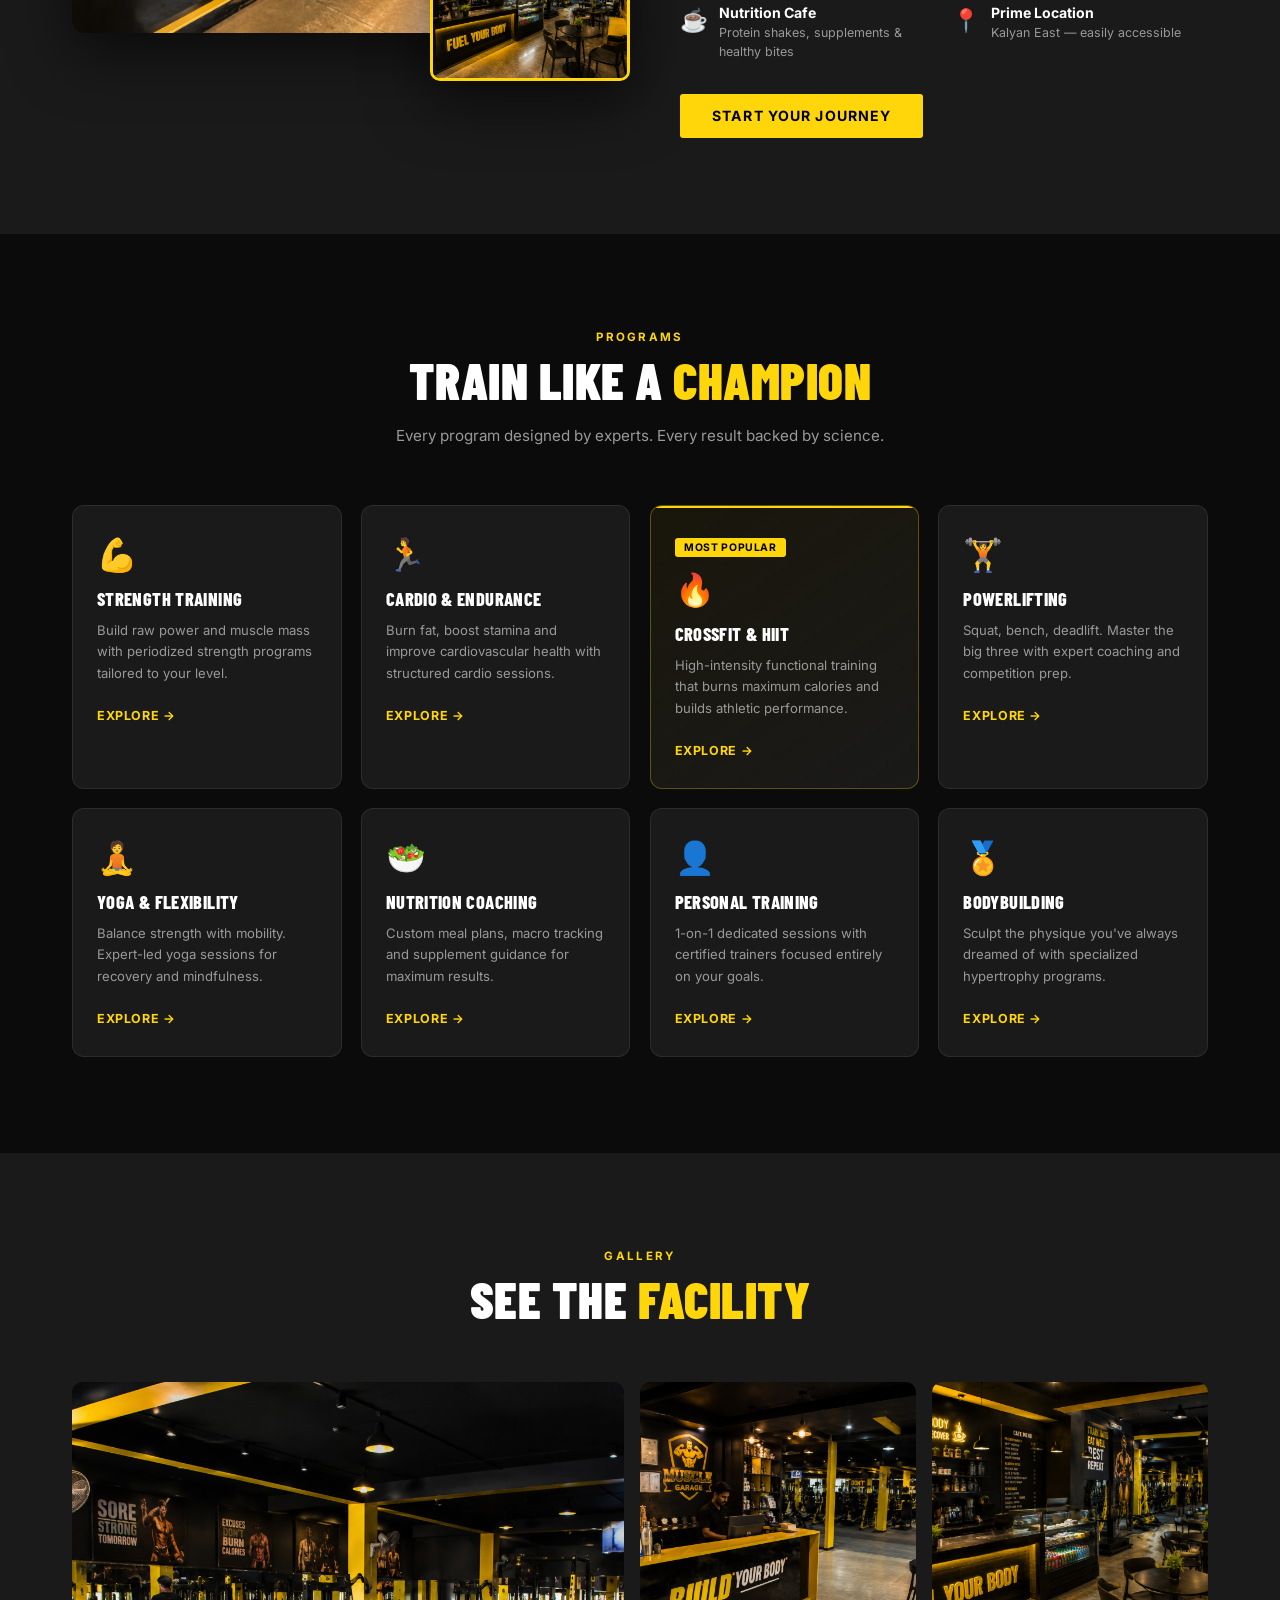
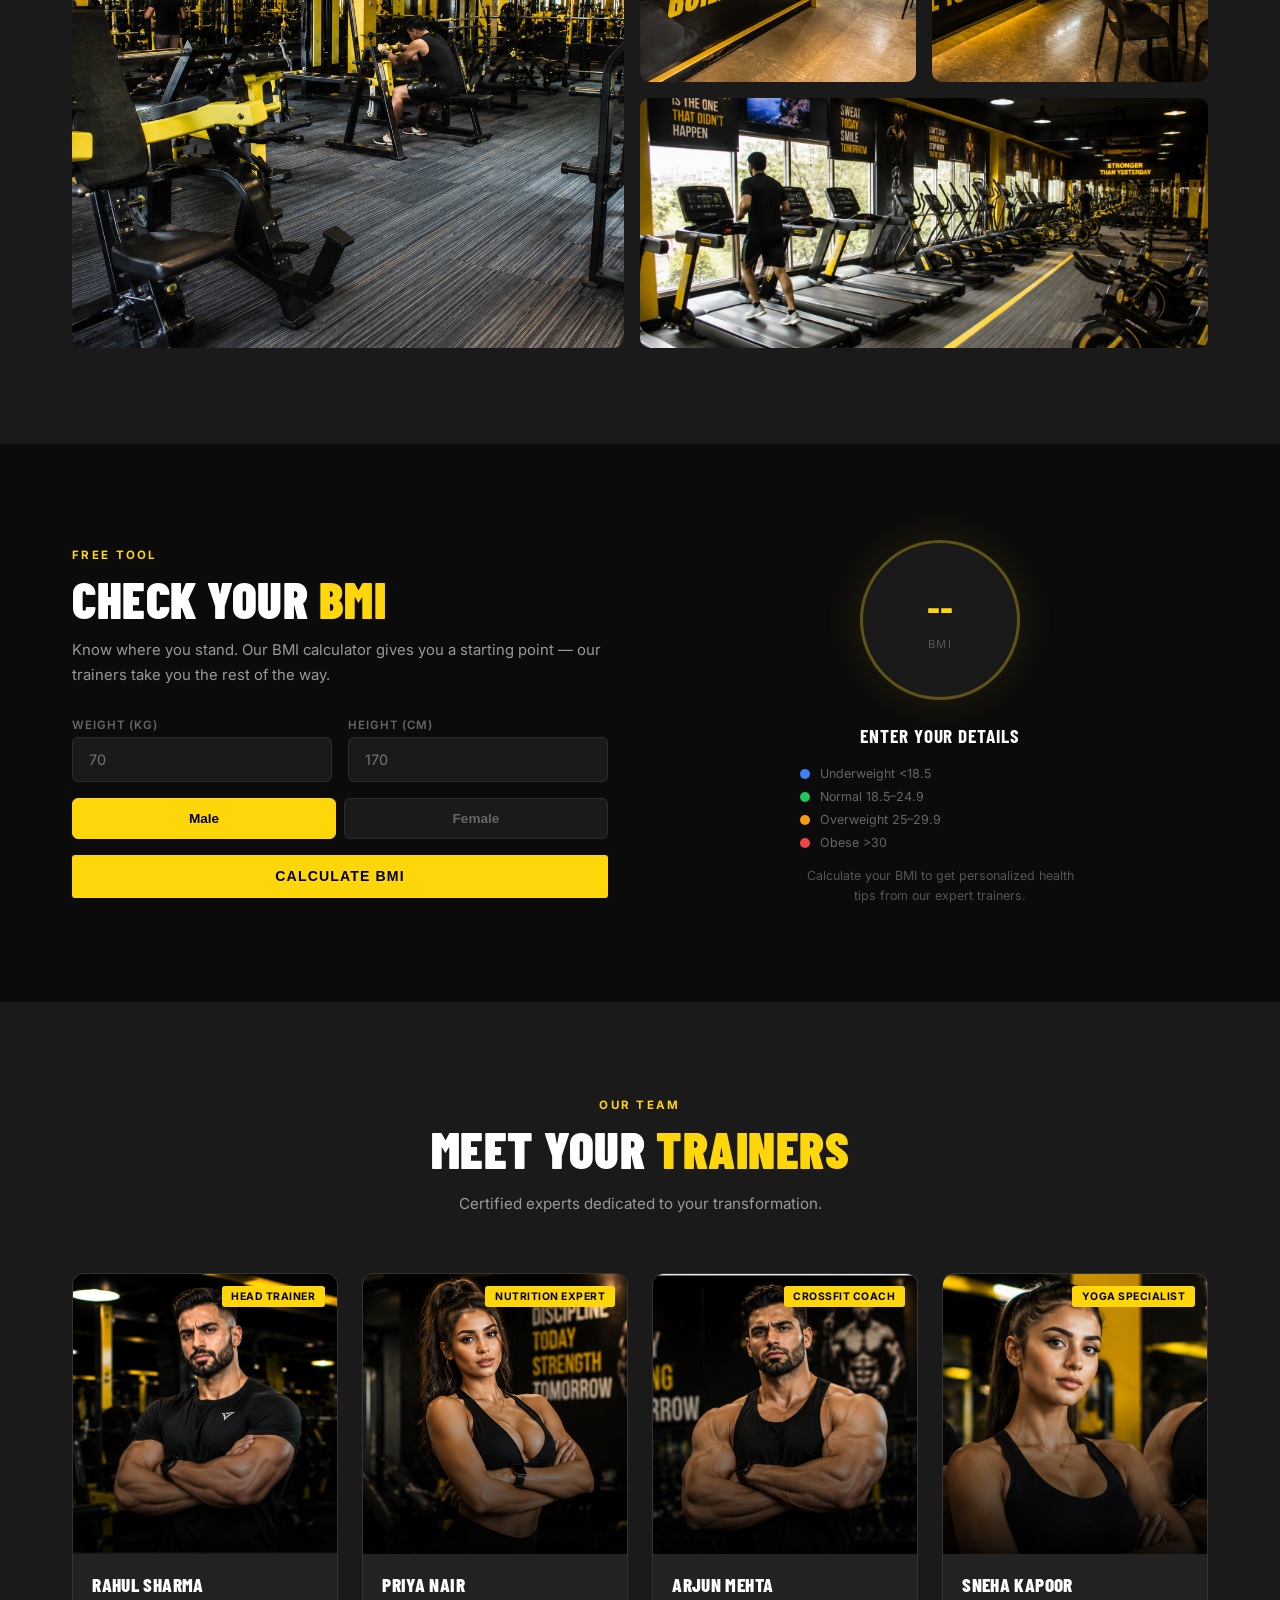
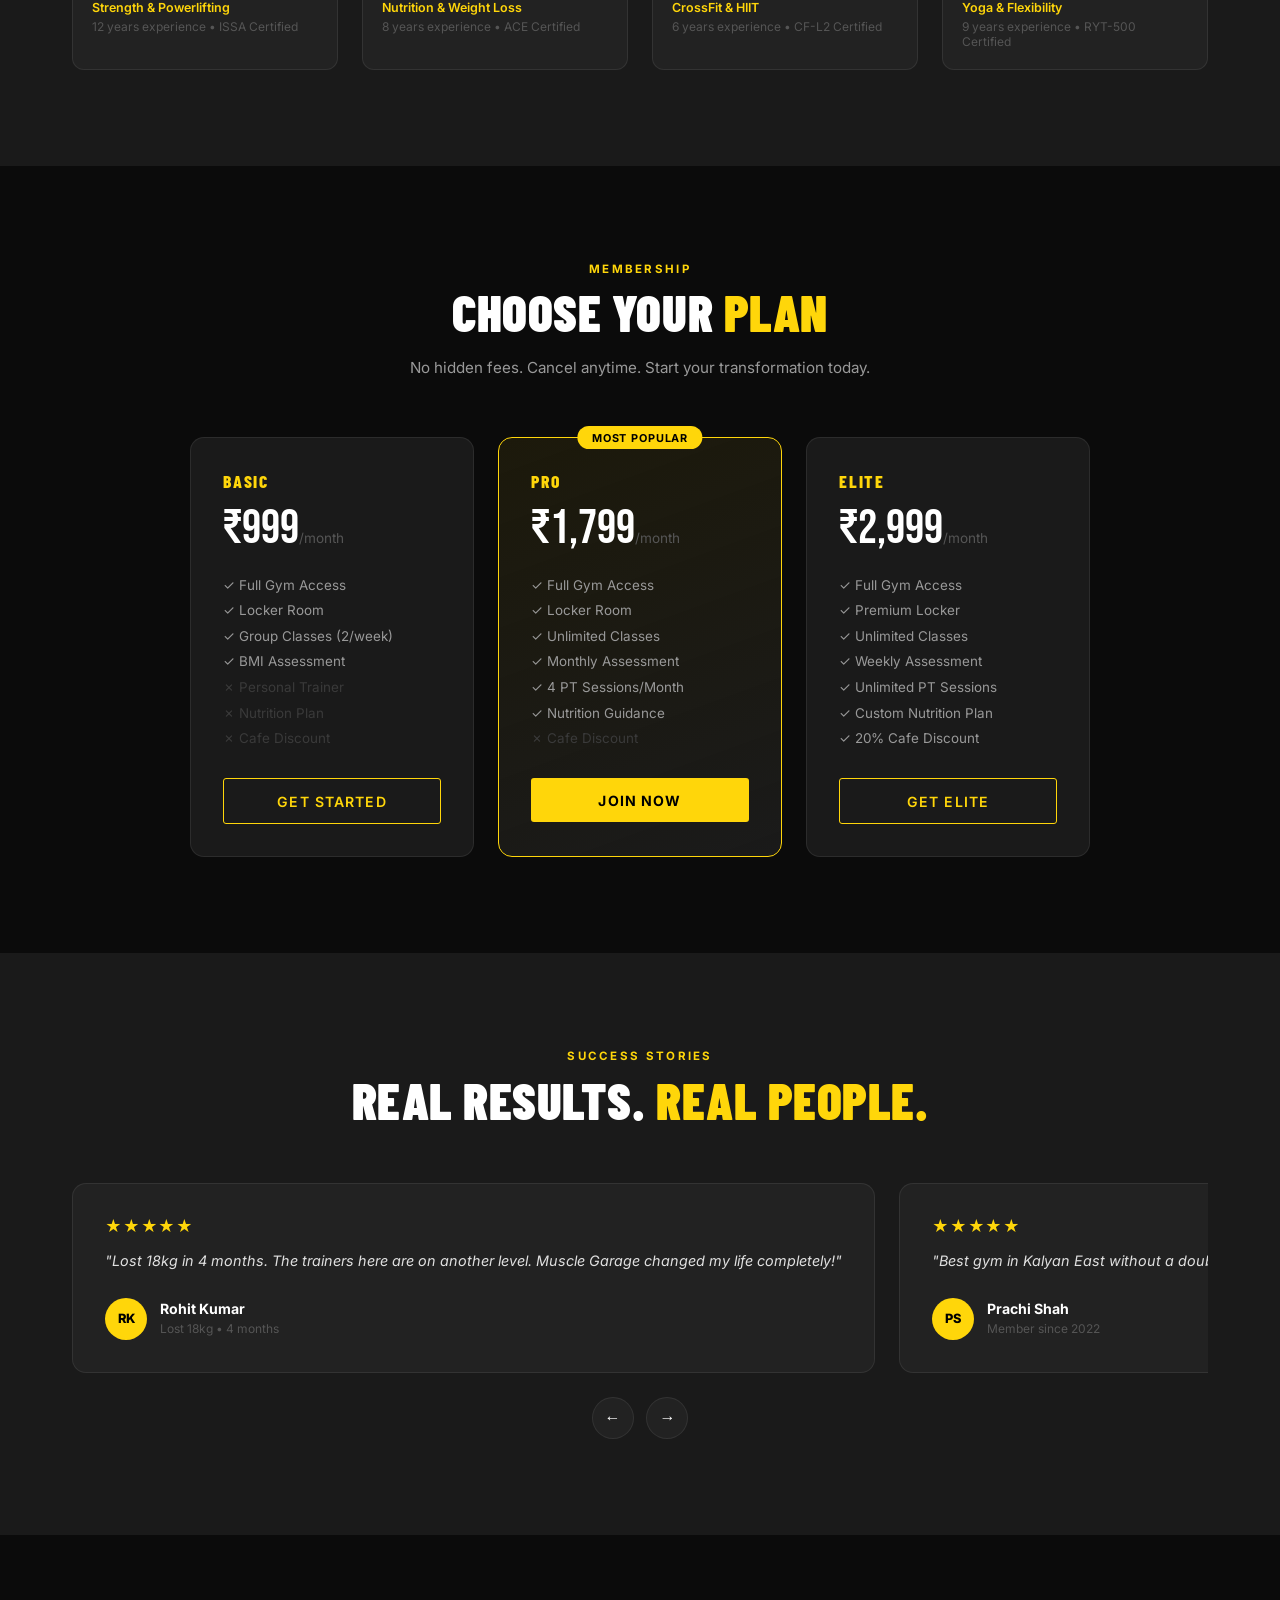
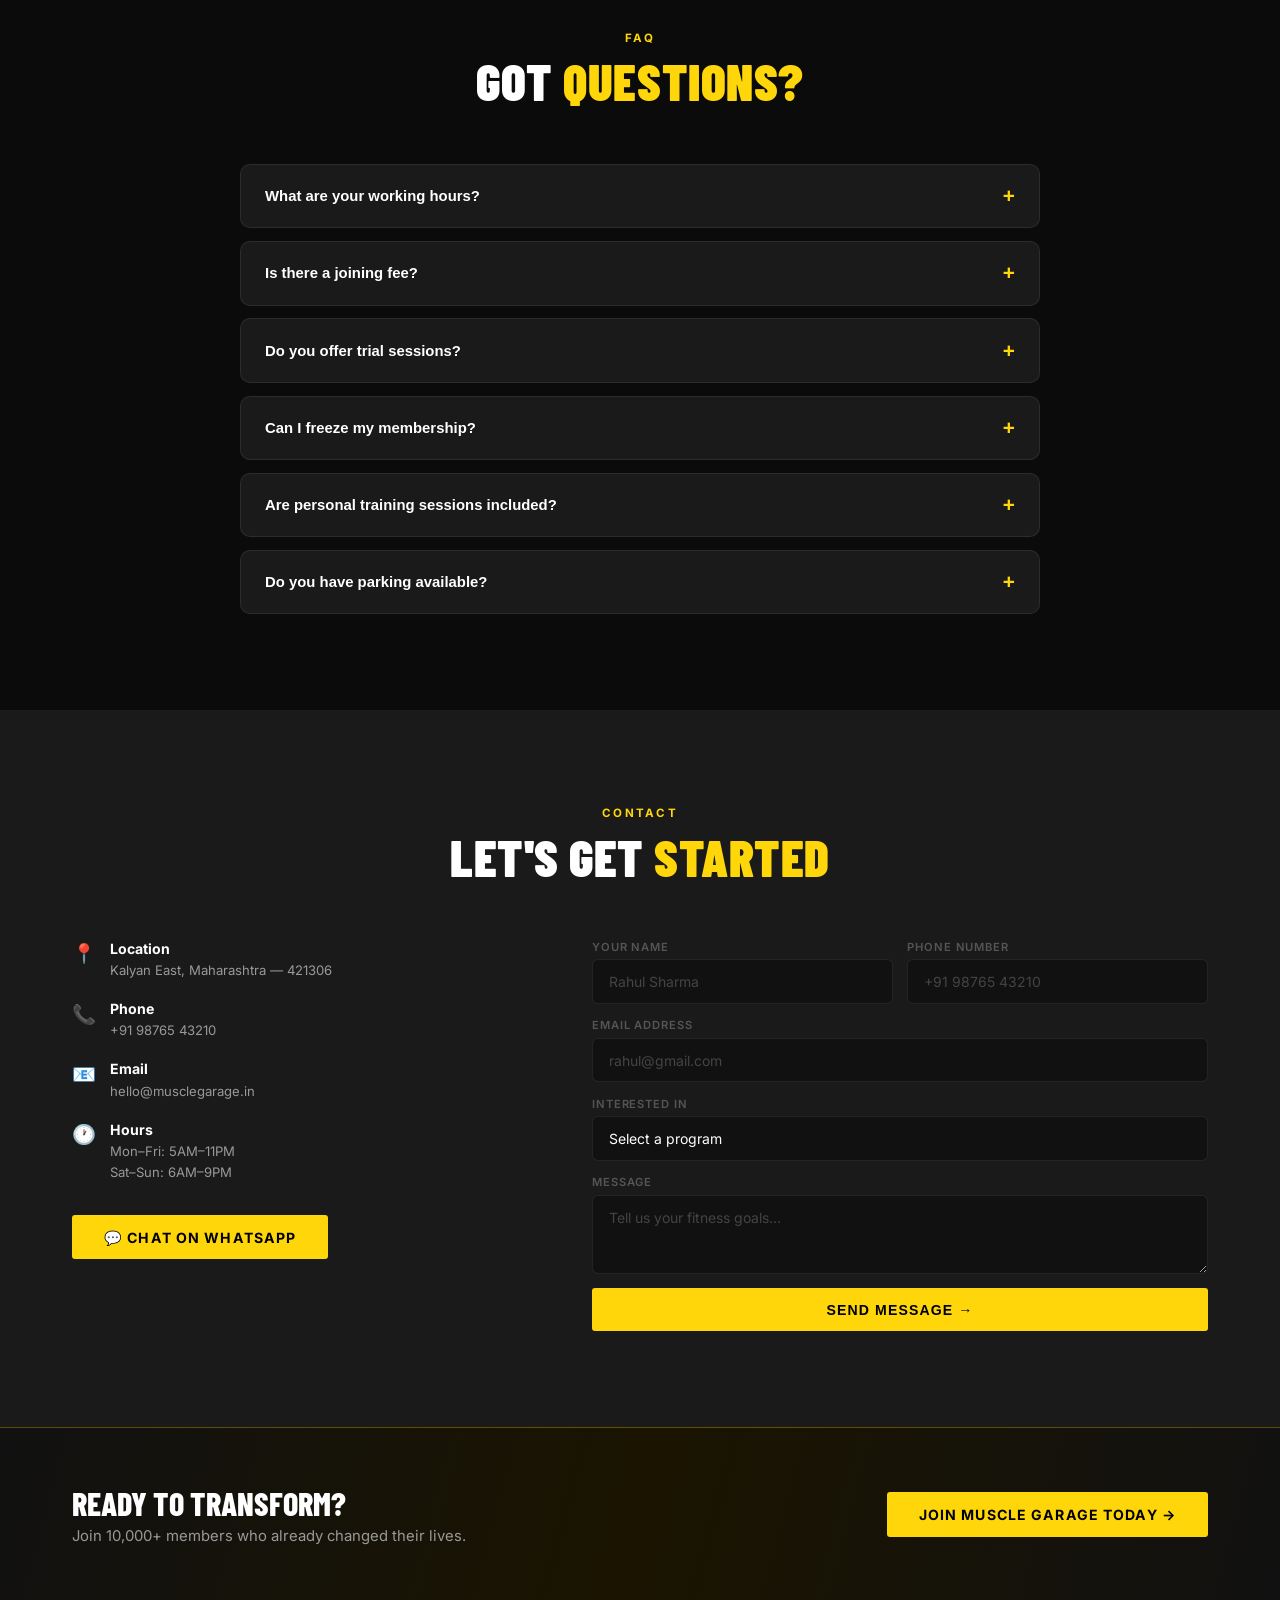
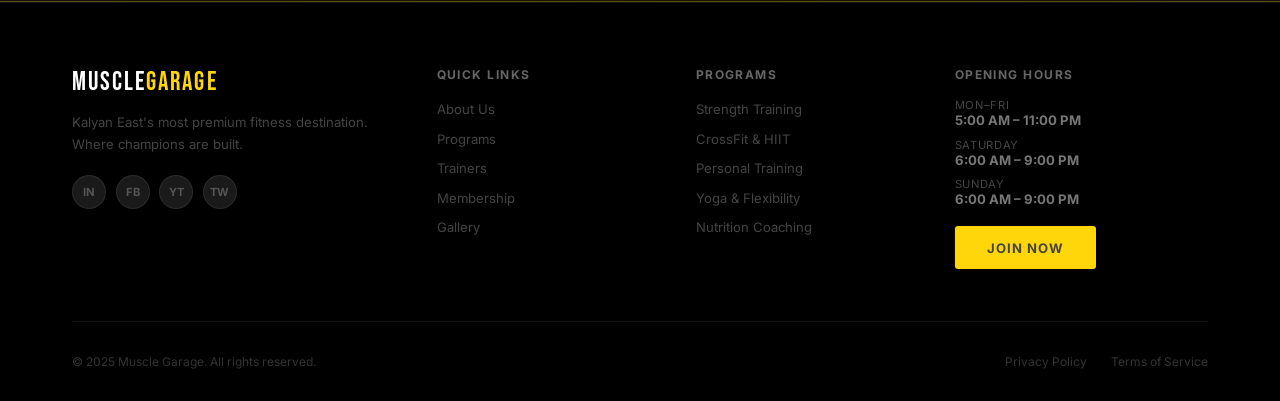
<file: muscle_garage.html>
<!DOCTYPE html>
<html lang="en">
<head>
  <meta charset="UTF-8"/>
  <meta name="viewport" content="width=device-width, initial-scale=1.0"/>
  <title>Muscle Garage — Premium Fitness Club</title>
  <link rel="preconnect" href="https://fonts.googleapis.com">
  <link href="https://fonts.googleapis.com/css2?family=Bebas+Neue&family=Inter:wght@300;400;500;600;700&family=Barlow+Condensed:wght@600;700;800;900&display=swap" rel="stylesheet">
  <link rel="stylesheet" href="style.css"/>
</head>
<body>

  <!-- Scroll Progress -->
  <div class="scroll-progress" id="scrollProgress"></div>

  <!-- Custom Cursor -->
  <div class="cursor" id="cursor"></div>
  <div class="cursor-dot" id="cursorDot"></div>

  <!-- Loader -->
  <div class="loader" id="loader">
    <div class="loader-inner">
      <div class="loader-logo">MUSCLE<span>GARAGE</span></div>
      <div class="loader-bar"><div class="loader-fill" id="loaderFill"></div></div>
      <div class="loader-text">Loading Premium Experience...</div>
    </div>
  </div>

  <!-- NAV -->
  <nav class="nav" id="nav">
    <div class="nav-wrap">
      <a href="#home" class="nav-logo">MUSCLE<span>GARAGE</span></a>
      <ul class="nav-links">
        <li><a href="#home">Home</a></li>
        <li><a href="#about">About</a></li>
        <li><a href="#services">Programs</a></li>
        <li><a href="#trainers">Trainers</a></li>
        <li><a href="#pricing">Pricing</a></li>
        <li><a href="#gallery">Gallery</a></li>
        <li><a href="#testimonials">Reviews</a></li>
        <li><a href="#contact">Contact</a></li>
      </ul>
      <a href="#pricing" class="nav-cta">Join Now</a>
      <button class="burger" id="burger">
        <span></span><span></span><span></span>
      </button>
    </div>
  </nav>

  <!-- Mobile Menu -->
  <div class="mob-nav" id="mobNav">
    <ul>
      <li><a href="#home" onclick="closeMob()">Home</a></li>
      <li><a href="#about" onclick="closeMob()">About</a></li>
      <li><a href="#services" onclick="closeMob()">Programs</a></li>
      <li><a href="#trainers" onclick="closeMob()">Trainers</a></li>
      <li><a href="#pricing" onclick="closeMob()">Pricing</a></li>
      <li><a href="#gallery" onclick="closeMob()">Gallery</a></li>
      <li><a href="#contact" onclick="closeMob()">Contact</a></li>
      <li><a href="#pricing" class="mob-cta" onclick="closeMob()">Join Now →</a></li>
    </ul>
  </div>

  <!-- ========== HERO ========== -->
  <section class="hero" id="home">
    <div class="hero-bg">
      <img src="gym4.png" alt="Muscle Garage" class="hero-img"/>
      <div class="hero-overlay"></div>
    </div>
    <div class="hero-content">
      <div class="hero-eyebrow" data-reveal>Premium Fitness Club — Est. 2012</div>
      <h1 class="hero-h1">
        <span class="h1-line" data-reveal data-delay="100">TRANSFORM</span>
        <span class="h1-line h1-yellow" data-reveal data-delay="200">YOUR BODY.</span>
        <span class="h1-line" data-reveal data-delay="300">TRANSFORM</span>
        <span class="h1-line h1-outline" data-reveal data-delay="400">YOUR LIFE.</span>
      </h1>
      <p class="hero-sub" data-reveal data-delay="500">
        Kalyan East's most premium fitness destination. World-class equipment, expert trainers, and a community that pushes you beyond limits.
      </p>
      <div class="hero-btns" data-reveal data-delay="600">
        <a href="#pricing" class="btn-gold">Join Today</a>
        <a href="#services" class="btn-outline-w">View Programs</a>
      </div>
      <div class="hero-stats" data-reveal data-delay="700">
        <div class="hstat">
          <span class="hstat-num" data-count="10000">0</span><span class="hstat-plus">+</span>
          <span class="hstat-label">Members</span>
        </div>
        <div class="hstat-div"></div>
        <div class="hstat">
          <span class="hstat-num" data-count="35">0</span>
          <span class="hstat-label">Expert Trainers</span>
        </div>
        <div class="hstat-div"></div>
        <div class="hstat">
          <span class="hstat-num" data-count="12">0</span><span class="hstat-plus">+</span>
          <span class="hstat-label">Years Experience</span>
        </div>
        <div class="hstat-div"></div>
        <div class="hstat">
          <span class="hstat-num" data-count="49">0</span><span class="hstat-plus">/5★</span>
          <span class="hstat-label">Rating</span>
        </div>
      </div>
    </div>
    <div class="hero-scroll">
      <div class="scroll-mouse"><div class="scroll-wheel"></div></div>
      <span>Scroll Down</span>
    </div>
  </section>

  <!-- ========== TRUSTED ========== -->
  <div class="trusted">
    <div class="trusted-inner">
      <span class="trusted-label">Trusted By</span>
      <div class="trusted-logos">
        <span>MuscleBlaze</span>
        <span>Optimum Nutrition</span>
        <span>GNC</span>
        <span>MyProtein</span>
        <span>HealthKart</span>
        <span>Monster Energy</span>
        <span>MuscleBlaze</span>
        <span>Optimum Nutrition</span>
        <span>GNC</span>
        <span>MyProtein</span>
        <span>HealthKart</span>
        <span>Monster Energy</span>
      </div>
    </div>
  </div>

  <!-- ========== ABOUT ========== -->
  <section class="about sec" id="about">
    <div class="wrap">
      <div class="about-grid">
        <div class="about-imgs" data-reveal>
          <div class="about-img-main">
            <img src="gym2.png" alt="Muscle Garage Reception"/>
          </div>
          <div class="about-img-sm">
            <img src="gym4.png" alt="Muscle Garage Cafe"/>
          </div>
          <div class="about-badge">
            <span class="ab-num">12</span>
            <span class="ab-txt">Years of Excellence</span>
          </div>
        </div>
        <div class="about-right" data-reveal>
          <div class="sec-eyebrow">About Us</div>
          <h2 class="sec-h2">Where Champions<br/><span class="yellow">Are Built.</span></h2>
          <p class="about-p">Muscle Garage is not just a gym — it's a transformation hub. Since 2012, we've been Kalyan East's premier fitness destination, helping thousands of members achieve their body goals with world-class equipment and expert guidance.</p>
          <p class="about-p">Our philosophy: <strong>Discipline Today. Strength Tomorrow.</strong> Every machine, every trainer, every program is designed to push you beyond your limits and unlock your best self.</p>
          <div class="about-features">
            <div class="af-item">
              <span class="af-icon">⚡</span>
              <div>
                <strong>Premium Equipment</strong>
                <p>Hammer Strength, Life Fitness & more</p>
              </div>
            </div>
            <div class="af-item">
              <span class="af-icon">🏆</span>
              <div>
                <strong>Expert Trainers</strong>
                <p>Certified professionals, personalized plans</p>
              </div>
            </div>
            <div class="af-item">
              <span class="af-icon">☕</span>
              <div>
                <strong>Nutrition Cafe</strong>
                <p>Protein shakes, supplements & healthy bites</p>
              </div>
            </div>
            <div class="af-item">
              <span class="af-icon">📍</span>
              <div>
                <strong>Prime Location</strong>
                <p>Kalyan East — easily accessible</p>
              </div>
            </div>
          </div>
          <a href="#pricing" class="btn-gold">Start Your Journey</a>
        </div>
      </div>
    </div>
  </section>

  <!-- ========== SERVICES ========== -->
  <section class="services sec" id="services">
    <div class="wrap">
      <div class="sec-center" data-reveal>
        <div class="sec-eyebrow">Programs</div>
        <h2 class="sec-h2">Train Like a <span class="yellow">Champion</span></h2>
        <p class="sec-sub">Every program designed by experts. Every result backed by science.</p>
      </div>
      <div class="srv-grid">
        <div class="srv-card" data-reveal>
          <div class="srv-icon">💪</div>
          <h3>Strength Training</h3>
          <p>Build raw power and muscle mass with periodized strength programs tailored to your level.</p>
          <a href="#pricing" class="srv-link">Explore →</a>
        </div>
        <div class="srv-card" data-reveal>
          <div class="srv-icon">🏃</div>
          <h3>Cardio & Endurance</h3>
          <p>Burn fat, boost stamina and improve cardiovascular health with structured cardio sessions.</p>
          <a href="#pricing" class="srv-link">Explore →</a>
        </div>
        <div class="srv-card srv-featured" data-reveal>
          <div class="srv-hot">Most Popular</div>
          <div class="srv-icon">🔥</div>
          <h3>CrossFit & HIIT</h3>
          <p>High-intensity functional training that burns maximum calories and builds athletic performance.</p>
          <a href="#pricing" class="srv-link">Explore →</a>
        </div>
        <div class="srv-card" data-reveal>
          <div class="srv-icon">🏋️</div>
          <h3>Powerlifting</h3>
          <p>Squat, bench, deadlift. Master the big three with expert coaching and competition prep.</p>
          <a href="#pricing" class="srv-link">Explore →</a>
        </div>
        <div class="srv-card" data-reveal>
          <div class="srv-icon">🧘</div>
          <h3>Yoga & Flexibility</h3>
          <p>Balance strength with mobility. Expert-led yoga sessions for recovery and mindfulness.</p>
          <a href="#pricing" class="srv-link">Explore →</a>
        </div>
        <div class="srv-card" data-reveal>
          <div class="srv-icon">🥗</div>
          <h3>Nutrition Coaching</h3>
          <p>Custom meal plans, macro tracking and supplement guidance for maximum results.</p>
          <a href="#pricing" class="srv-link">Explore →</a>
        </div>
        <div class="srv-card" data-reveal>
          <div class="srv-icon">👤</div>
          <h3>Personal Training</h3>
          <p>1-on-1 dedicated sessions with certified trainers focused entirely on your goals.</p>
          <a href="#pricing" class="srv-link">Explore →</a>
        </div>
        <div class="srv-card" data-reveal>
          <div class="srv-icon">🏅</div>
          <h3>Bodybuilding</h3>
          <p>Sculpt the physique you've always dreamed of with specialized hypertrophy programs.</p>
          <a href="#pricing" class="srv-link">Explore →</a>
        </div>
      </div>
    </div>
  </section>

  <!-- ========== GALLERY ========== -->
  <section class="gallery sec" id="gallery">
    <div class="wrap">
      <div class="sec-center" data-reveal>
        <div class="sec-eyebrow">Gallery</div>
        <h2 class="sec-h2">See The <span class="yellow">Facility</span></h2>
      </div>
      <div class="gallery-grid" data-reveal>
        <div class="gal-item gal-lg">
          <img src="gym1.png" alt="Training Floor"/>
          <div class="gal-overlay"><span>Training Floor</span></div>
        </div>
        <div class="gal-item">
          <img src="gym2.png" alt="Reception"/>
          <div class="gal-overlay"><span>Reception</span></div>
        </div>
        <div class="gal-item">
          <img src="gym4.png" alt="Nutrition Cafe"/>
          <div class="gal-overlay"><span>Nutrition Cafe</span></div>
        </div>
        <div class="gal-item gal-wide">
          <img src="gym3.png" alt="Fuel Bar"/>
          <div class="gal-overlay"><span>Cardio</span></div>
        </div>
      </div>
    </div>
  </section>

  <!-- ========== BMI CALCULATOR ========== -->
  <section class="bmi sec">
    <div class="wrap">
      <div class="bmi-wrap">
        <div class="bmi-left" data-reveal>
          <div class="sec-eyebrow">Free Tool</div>
          <h2 class="sec-h2">Check Your <span class="yellow">BMI</span></h2>
          <p>Know where you stand. Our BMI calculator gives you a starting point — our trainers take you the rest of the way.</p>
          <div class="bmi-form">
            <div class="bmi-row">
              <div class="bmi-field">
                <label>Weight (kg)</label>
                <input type="number" id="bmiWeight" placeholder="70"/>
              </div>
              <div class="bmi-field">
                <label>Height (cm)</label>
                <input type="number" id="bmiHeight" placeholder="170"/>
              </div>
            </div>
            <div class="bmi-gender">
              <button class="gen-btn active" id="genM" onclick="setGender('M')">Male</button>
              <button class="gen-btn" id="genF" onclick="setGender('F')">Female</button>
            </div>
            <button class="btn-gold full-btn" onclick="calcBMI()">Calculate BMI</button>
          </div>
        </div>
        <div class="bmi-right" data-reveal>
          <div class="bmi-result" id="bmiResult">
            <div class="bmi-circle">
              <span class="bmi-val" id="bmiVal">--</span>
              <span class="bmi-unit">BMI</span>
            </div>
            <div class="bmi-status" id="bmiStatus">Enter your details</div>
            <div class="bmi-scale">
              <div class="bs-item"><span class="bs-dot underweight"></span>Underweight &lt;18.5</div>
              <div class="bs-item"><span class="bs-dot normal"></span>Normal 18.5–24.9</div>
              <div class="bs-item"><span class="bs-dot overweight"></span>Overweight 25–29.9</div>
              <div class="bs-item"><span class="bs-dot obese"></span>Obese &gt;30</div>
            </div>
            <p class="bmi-tip" id="bmiTip">Calculate your BMI to get personalized health tips from our expert trainers.</p>
          </div>
        </div>
      </div>
    </div>
  </section>

  <!-- ========== TRAINERS ========== -->
  <section class="trainers sec" id="trainers">
    <div class="wrap">
      <div class="sec-center" data-reveal>
        <div class="sec-eyebrow">Our Team</div>
        <h2 class="sec-h2">Meet Your <span class="yellow">Trainers</span></h2>
        <p class="sec-sub">Certified experts dedicated to your transformation.</p>
      </div>
      <div class="tr-grid">
        <div class="tr-card" data-reveal>
          <div class="tr-img">
            <img src="gym trainer 1.png" alt="Trainer" style="object-position:top"/>
            <div class="tr-overlay"></div>
            <div class="tr-badge">Head Trainer</div>
          </div>
          <div class="tr-info">
            <h3>Rahul Sharma</h3>
            <span>Strength & Powerlifting</span>
            <p>12 years experience • ISSA Certified</p>
          </div>
        </div>
        <div class="tr-card" data-reveal>
          <div class="tr-img">
            <img src="gym trainer 3.png" alt="Trainer" style="object-position:center"/>
            <div class="tr-overlay"></div>
            <div class="tr-badge">Nutrition Expert</div>
          </div>
          <div class="tr-info">
            <h3>Priya Nair</h3>
            <span>Nutrition & Weight Loss</span>
            <p>8 years experience • ACE Certified</p>
          </div>
        </div>
        <div class="tr-card" data-reveal>
          <div class="tr-img">
            <img src="gym trainer 2.png" alt="Trainer" style="object-position:top"/>
            <div class="tr-overlay"></div>
            <div class="tr-badge">CrossFit Coach</div>
          </div>
          <div class="tr-info">
            <h3>Arjun Mehta</h3>
            <span>CrossFit & HIIT</span>
            <p>6 years experience • CF-L2 Certified</p>
          </div>
        </div>
        <div class="tr-card" data-reveal>
          <div class="tr-img">
            <img src="gym trainer5.png" alt="Trainer" style="object-position:top"/>
            <div class="tr-overlay"></div>
            <div class="tr-badge">Yoga Specialist</div>
          </div>
          <div class="tr-info">
            <h3>Sneha Kapoor</h3>
            <span>Yoga & Flexibility</span>
            <p>9 years experience • RYT-500 Certified</p>
          </div>
        </div>
      </div>
    </div>
  </section>

  <!-- ========== PRICING ========== -->
  <section class="pricing sec" id="pricing">
    <div class="wrap">
      <div class="sec-center" data-reveal>
        <div class="sec-eyebrow">Membership</div>
        <h2 class="sec-h2">Choose Your <span class="yellow">Plan</span></h2>
        <p class="sec-sub">No hidden fees. Cancel anytime. Start your transformation today.</p>
      </div>
      <div class="price-grid">
        <div class="price-card" data-reveal>
          <div class="price-tier">Basic</div>
          <div class="price-amt">₹999<span>/month</span></div>
          <ul class="price-list">
            <li>✓ Full Gym Access</li>
            <li>✓ Locker Room</li>
            <li>✓ Group Classes (2/week)</li>
            <li>✓ BMI Assessment</li>
            <li class="dim">✗ Personal Trainer</li>
            <li class="dim">✗ Nutrition Plan</li>
            <li class="dim">✗ Cafe Discount</li>
          </ul>
          <a href="#contact" class="btn-outline-y full-btn">Get Started</a>
        </div>
        <div class="price-card price-pop" data-reveal>
          <div class="price-badge">Most Popular</div>
          <div class="price-tier">Pro</div>
          <div class="price-amt">₹1,799<span>/month</span></div>
          <ul class="price-list">
            <li>✓ Full Gym Access</li>
            <li>✓ Locker Room</li>
            <li>✓ Unlimited Classes</li>
            <li>✓ Monthly Assessment</li>
            <li>✓ 4 PT Sessions/Month</li>
            <li>✓ Nutrition Guidance</li>
            <li class="dim">✗ Cafe Discount</li>
          </ul>
          <a href="#contact" class="btn-gold full-btn">Join Now</a>
        </div>
        <div class="price-card" data-reveal>
          <div class="price-tier">Elite</div>
          <div class="price-amt">₹2,999<span>/month</span></div>
          <ul class="price-list">
            <li>✓ Full Gym Access</li>
            <li>✓ Premium Locker</li>
            <li>✓ Unlimited Classes</li>
            <li>✓ Weekly Assessment</li>
            <li>✓ Unlimited PT Sessions</li>
            <li>✓ Custom Nutrition Plan</li>
            <li>✓ 20% Cafe Discount</li>
          </ul>
          <a href="#contact" class="btn-outline-y full-btn">Get Elite</a>
        </div>
      </div>
    </div>
  </section>

  <!-- ========== TESTIMONIALS ========== -->
  <section class="testi sec" id="testimonials">
    <div class="wrap">
      <div class="sec-center" data-reveal>
        <div class="sec-eyebrow">Success Stories</div>
        <h2 class="sec-h2">Real Results. <span class="yellow">Real People.</span></h2>
      </div>
      <div class="testi-slider" data-reveal>
        <div class="testi-track" id="testiTrack">
          <div class="testi-card">
            <div class="testi-stars">★★★★★</div>
            <p>"Lost 18kg in 4 months. The trainers here are on another level. Muscle Garage changed my life completely!"</p>
            <div class="testi-author">
              <div class="ta-avatar">RK</div>
              <div><strong>Rohit Kumar</strong><span>Lost 18kg • 4 months</span></div>
            </div>
          </div>
          <div class="testi-card">
            <div class="testi-stars">★★★★★</div>
            <p>"Best gym in Kalyan East without a doubt. Premium equipment, professional staff and the nutrition cafe is a game changer!"</p>
            <div class="testi-author">
              <div class="ta-avatar">PS</div>
              <div><strong>Prachi Shah</strong><span>Member since 2022</span></div>
            </div>
          </div>
          <div class="testi-card">
            <div class="testi-stars">★★★★★</div>
            <p>"Gained 8kg of pure muscle in 3 months. The personal training program is absolutely worth every rupee!"</p>
            <div class="testi-author">
              <div class="ta-avatar">AV</div>
              <div><strong>Aditya Verma</strong><span>Gained 8kg muscle</span></div>
            </div>
          </div>
          <div class="testi-card">
            <div class="testi-stars">★★★★★</div>
            <p>"The CrossFit classes are incredible. I've never been this fit. The community here keeps you motivated every single day."</p>
            <div class="testi-author">
              <div class="ta-avatar">NM</div>
              <div><strong>Neha Mishra</strong><span>CrossFit Member</span></div>
            </div>
          </div>
          <div class="testi-card">
            <div class="testi-stars">★★★★★</div>
            <p>"Dropped from 95kg to 74kg in 6 months. The nutrition coaching + training combo is unbeatable. Highly recommend!"</p>
            <div class="testi-author">
              <div class="ta-avatar">SK</div>
              <div><strong>Suresh Kamble</strong><span>Lost 21kg • 6 months</span></div>
            </div>
          </div>
        </div>
        <div class="testi-controls">
          <button class="tc-btn" id="tcPrev">←</button>
          <button class="tc-btn" id="tcNext">→</button>
        </div>
      </div>
    </div>
  </section>

  <!-- ========== FAQ ========== -->
  <section class="faq sec">
    <div class="wrap">
      <div class="sec-center" data-reveal>
        <div class="sec-eyebrow">FAQ</div>
        <h2 class="sec-h2">Got <span class="yellow">Questions?</span></h2>
      </div>
      <div class="faq-list" data-reveal>
        <div class="faq-item">
          <button class="faq-q" onclick="toggleFaq(this)">
            What are your working hours?
            <span class="faq-icon">+</span>
          </button>
          <div class="faq-a">We are open 5:00 AM – 11:00 PM on weekdays and 6:00 AM – 9:00 PM on weekends. We're here whenever you need to train.</div>
        </div>
        <div class="faq-item">
          <button class="faq-q" onclick="toggleFaq(this)">
            Is there a joining fee?
            <span class="faq-icon">+</span>
          </button>
          <div class="faq-a">Yes, there is a one-time registration fee of ₹499. This covers your welcome kit, initial assessment, and locker setup.</div>
        </div>
        <div class="faq-item">
          <button class="faq-q" onclick="toggleFaq(this)">
            Do you offer trial sessions?
            <span class="faq-icon">+</span>
          </button>
          <div class="faq-a">Absolutely! We offer a free 1-day trial pass. Visit us any day, bring comfortable clothes and we'll show you around and let you train for free.</div>
        </div>
        <div class="faq-item">
          <button class="faq-q" onclick="toggleFaq(this)">
            Can I freeze my membership?
            <span class="faq-icon">+</span>
          </button>
          <div class="faq-a">Yes, Pro and Elite members can freeze their membership for up to 30 days per year at no extra charge. Just inform us 3 days in advance.</div>
        </div>
        <div class="faq-item">
          <button class="faq-q" onclick="toggleFaq(this)">
            Are personal training sessions included?
            <span class="faq-icon">+</span>
          </button>
          <div class="faq-a">Pro members get 4 PT sessions per month. Elite members get unlimited PT sessions. Basic members can add PT sessions at ₹500 per session.</div>
        </div>
        <div class="faq-item">
          <button class="faq-q" onclick="toggleFaq(this)">
            Do you have parking available?
            <span class="faq-icon">+</span>
          </button>
          <div class="faq-a">Yes, we have ample free parking available for all members. Two-wheelers and four-wheelers both welcome.</div>
        </div>
      </div>
    </div>
  </section>

  <!-- ========== CONTACT ========== -->
  <section class="contact sec" id="contact">
    <div class="wrap">
      <div class="sec-center" data-reveal>
        <div class="sec-eyebrow">Contact</div>
        <h2 class="sec-h2">Let's Get <span class="yellow">Started</span></h2>
      </div>
      <div class="contact-grid">
        <div class="contact-left" data-reveal>
          <div class="cinfo">
            <div class="ci-item">
              <span class="ci-icon">📍</span>
              <div>
                <strong>Location</strong>
                <p>Kalyan East, Maharashtra — 421306</p>
              </div>
            </div>
            <div class="ci-item">
              <span class="ci-icon">📞</span>
              <div>
                <strong>Phone</strong>
                <p>+91 98765 43210</p>
              </div>
            </div>
            <div class="ci-item">
              <span class="ci-icon">📧</span>
              <div>
                <strong>Email</strong>
                <p>hello@musclegarage.in</p>
              </div>
            </div>
            <div class="ci-item">
              <span class="ci-icon">🕐</span>
              <div>
                <strong>Hours</strong>
                <p>Mon–Fri: 5AM–11PM<br/>Sat–Sun: 6AM–9PM</p>
              </div>
            </div>
          </div>
          <a href="https://wa.me/919876543210" class="btn-gold wa-btn" target="_blank">
            💬 Chat on WhatsApp
          </a>
        </div>
        <div class="contact-right" data-reveal>
          <form class="cform" id="cForm">
            <div class="cf-row">
              <div class="cf-group">
                <label>Your Name</label>
                <input type="text" name="name" autocomplete="name" placeholder="Rahul Sharma" required/>
              </div>
              <div class="cf-group">
                <label>Phone Number</label>
                <input type="tel" name="tel" autocomplete="tel" placeholder="+91 98765 43210" required/>
              </div>
            </div>
            <div class="cf-group">
              <label>Email Address</label>
              <input type="email" name="email" autocomplete="email" placeholder="rahul@gmail.com" required/>
            </div>
            <div class="cf-group">
              <label>Interested In</label>
              <select name="interest" required>
                <option value="" disabled selected>Select a program</option>
                <option>Basic Membership</option>
                <option>Pro Membership</option>
                <option>Elite Membership</option>
                <option>Personal Training</option>
                <option>CrossFit / HIIT</option>
                <option>Free Trial</option>
              </select>
            </div>
            <div class="cf-group">
              <label>Message</label>
              <textarea rows="3" placeholder="Tell us your fitness goals..."></textarea>
            </div>
            <button type="submit" class="btn-gold full-btn">Send Message →</button>
          </form>
        </div>
      </div>
    </div>
  </section>

  <!-- ========== CTA BAND ========== -->
  <div class="cta-band" data-reveal>
    <div class="wrap cta-inner">
      <div>
        <h2>Ready to Transform?</h2>
        <p>Join 10,000+ members who already changed their lives.</p>
      </div>
      <a href="#pricing" class="btn-gold">Join Muscle Garage Today →</a>
    </div>
  </div>

  <!-- ========== FOOTER ========== -->
  <footer class="footer">
    <div class="wrap">
      <div class="footer-grid">
        <div class="footer-brand">
          <div class="footer-logo">MUSCLE<span>GARAGE</span></div>
          <p>Kalyan East's most premium fitness destination. Where champions are built.</p>
          <div class="footer-socials">
            <a href="#">IN</a><a href="#">FB</a><a href="#">YT</a><a href="#">TW</a>
          </div>
        </div>
        <div class="footer-col">
          <h4>Quick Links</h4>
          <ul>
            <li><a href="#about">About Us</a></li>
            <li><a href="#services">Programs</a></li>
            <li><a href="#trainers">Trainers</a></li>
            <li><a href="#pricing">Membership</a></li>
            <li><a href="#gallery">Gallery</a></li>
          </ul>
        </div>
        <div class="footer-col">
          <h4>Programs</h4>
          <ul>
            <li><a href="#">Strength Training</a></li>
            <li><a href="#">CrossFit & HIIT</a></li>
            <li><a href="#">Personal Training</a></li>
            <li><a href="#">Yoga & Flexibility</a></li>
            <li><a href="#">Nutrition Coaching</a></li>
          </ul>
        </div>
        <div class="footer-col">
          <h4>Opening Hours</h4>
          <div class="footer-hours">
            <div><span>Mon–Fri</span><strong>5:00 AM – 11:00 PM</strong></div>
            <div><span>Saturday</span><strong>6:00 AM – 9:00 PM</strong></div>
            <div><span>Sunday</span><strong>6:00 AM – 9:00 PM</strong></div>
          </div>
          <a href="#pricing" class="btn-gold" style="margin-top:1.2rem;display:inline-block">Join Now</a>
        </div>
      </div>
      <div class="footer-bottom">
        <span>© 2025 Muscle Garage. All rights reserved.</span>
        <div>
          <a href="#">Privacy Policy</a>
          <a href="#">Terms of Service</a>
        </div>
      </div>
    </div>
  </footer>

  <!-- Floating Buttons -->
  <a href="https://wa.me/919876543210" class="float-wa" target="_blank">💬</a>
  <button class="float-top" id="floatTop" onclick="window.scrollTo({top:0,behavior:'smooth'})">↑</button>

  <script src="script.js"></script>
</body>
</html>
</file>
<file: style.css>
/* ===== RESET ===== */
*,*::before,*::after{margin:0;padding:0;box-sizing:border-box}
html{scroll-behavior:smooth}
body{background:#0B0B0B;color:#fff;font-family:'Inter',sans-serif;overflow-x:hidden;cursor:none}
img{max-width:100%;display:block}
a{text-decoration:none;color:inherit}
ul{list-style:none}

/* ===== TOKENS ===== */
:root{
  --yellow:#FFD60A;
  --yellow2:#F5C400;
  --black:#0B0B0B;
  --dark:#1A1A1A;
  --dark2:#222;
  --border:rgba(255,255,255,0.08);
  --border-y:rgba(255,214,10,0.3);
  --txt:#e0e0e0;
  --txt2:#999;
  --f-display:'Bebas Neue',sans-serif;
  --f-heading:'Barlow Condensed',sans-serif;
  --f-body:'Inter',sans-serif;
  --glow:0 0 40px rgba(255,214,10,0.15);
  --shd:0 20px 60px rgba(0,0,0,0.6);
}

/* ===== SCROLL PROGRESS ===== */
.scroll-progress{
  position:fixed;top:0;left:0;z-index:9999;
  height:3px;background:var(--yellow);width:0%;
  transition:width .1s;
}

/* ===== CURSOR ===== */
.cursor{
  width:36px;height:36px;
  border:1.5px solid var(--yellow);
  border-radius:50%;position:fixed;
  pointer-events:none;z-index:9998;
  transform:translate(-50%,-50%);
  transition:width .25s,height .25s,background .25s;
  mix-blend-mode:normal;
}
.cursor-dot{
  width:5px;height:5px;
  background:var(--yellow);border-radius:50%;
  position:fixed;pointer-events:none;z-index:9999;
  transform:translate(-50%,-50%);
}
.cursor.hover{width:52px;height:52px;background:rgba(255,214,10,0.1)}
.cursor.click{width:24px;height:24px}

/* ===== LOADER ===== */
.loader{
  position:fixed;inset:0;z-index:99999;
  background:#0B0B0B;
  display:flex;align-items:center;justify-content:center;
  transition:opacity .6s,visibility .6s;
}
.loader.done{opacity:0;visibility:hidden}
.loader-inner{text-align:center}
.loader-logo{
  font-family:var(--f-display);font-size:3rem;
  color:#fff;letter-spacing:.1em;margin-bottom:2rem;
}
.loader-logo span{color:var(--yellow)}
.loader-bar{
  width:200px;height:3px;background:#1A1A1A;
  border-radius:2px;overflow:hidden;margin:0 auto 1rem;
}
.loader-fill{
  height:100%;background:var(--yellow);
  width:0%;transition:width .05s;
}
.loader-text{font-size:.8rem;color:#555;letter-spacing:.15em;text-transform:uppercase}

/* ===== NAV ===== */
.nav{
  position:fixed;top:0;left:0;right:0;z-index:1000;
  padding:1.2rem 0;
  transition:background .4s,padding .3s,box-shadow .3s;
}
.nav.scrolled{
  background:rgba(11,11,11,0.97);
  padding:.85rem 0;
  box-shadow:0 4px 30px rgba(0,0,0,.5);
  border-bottom:1px solid var(--border);
}
.nav-wrap{
  max-width:1440px;margin:0 auto;
  padding:0 3rem;
  display:flex;align-items:center;justify-content:space-between;
  gap:2rem;
}
.nav-logo{
  font-family:var(--f-display);font-size:1.6rem;
  color:#fff;letter-spacing:.08em;flex-shrink:0;
}
.nav-logo span{color:var(--yellow)}
.nav-links{
  display:flex;gap:1.8rem;align-items:center;
}
.nav-links a{
  font-size:.82rem;font-weight:500;
  color:#aaa;letter-spacing:.06em;text-transform:uppercase;
  transition:color .2s;
}
.nav-links a:hover{color:var(--yellow)}
.nav-cta{
  background:var(--yellow);color:#000;
  padding:.55rem 1.5rem;border-radius:3px;
  font-size:.82rem;font-weight:700;
  letter-spacing:.08em;text-transform:uppercase;
  transition:all .2s;flex-shrink:0;
}
.nav-cta:hover{background:var(--yellow2);transform:translateY(-1px);box-shadow:0 6px 20px rgba(255,214,10,.3)}
.burger{display:none;flex-direction:column;gap:5px;background:none;border:none;cursor:pointer}
.burger span{display:block;width:22px;height:2px;background:#fff;border-radius:1px;transition:all .3s}

/* ===== MOB NAV ===== */
.mob-nav{
  position:fixed;inset:0;z-index:999;
  background:#0B0B0B;
  display:flex;align-items:center;justify-content:center;
  transform:translateX(100%);
  transition:transform .45s cubic-bezier(.77,0,.18,1);
}
.mob-nav.open{transform:translateX(0)}
.mob-nav ul{list-style:none;text-align:center;display:flex;flex-direction:column;gap:1.5rem}
.mob-nav a{font-family:var(--f-heading);font-size:2.5rem;font-weight:700;color:#fff;text-transform:uppercase;letter-spacing:.05em;transition:color .2s}
.mob-nav a:hover{color:var(--yellow)}
.mob-cta{background:var(--yellow);color:#000!important;padding:.6rem 2rem;border-radius:3px;font-size:1.5rem!important}

/* ===== BUTTONS ===== */
.btn-gold{
  display:inline-flex;align-items:center;gap:.5rem;
  background:var(--yellow);color:#000;
  padding:.85rem 2rem;border-radius:3px;
  font-size:.88rem;font-weight:700;
  letter-spacing:.08em;text-transform:uppercase;
  border:none;cursor:pointer;
  transition:all .25s;position:relative;overflow:hidden;
}
.btn-gold::after{
  content:'';position:absolute;inset:0;
  background:linear-gradient(105deg,transparent 40%,rgba(255,255,255,.3) 50%,transparent 60%);
  transform:translateX(-100%);transition:transform .5s;
}
.btn-gold:hover::after{transform:translateX(100%)}
.btn-gold:hover{background:var(--yellow2);transform:translateY(-2px);box-shadow:0 8px 28px rgba(255,214,10,.3)}
.btn-outline-w{
  display:inline-flex;align-items:center;
  padding:.85rem 2rem;border-radius:3px;
  font-size:.88rem;font-weight:600;
  letter-spacing:.08em;text-transform:uppercase;
  border:1.5px solid rgba(255,255,255,.3);color:#fff;
  transition:all .25s;
}
.btn-outline-w:hover{border-color:#fff;background:rgba(255,255,255,.05)}
.btn-outline-y{
  display:inline-flex;align-items:center;justify-content:center;
  padding:.85rem 2rem;border-radius:3px;
  font-size:.88rem;font-weight:600;
  letter-spacing:.08em;text-transform:uppercase;
  border:1.5px solid var(--yellow);color:var(--yellow);
  transition:all .25s;
}
.btn-outline-y:hover{background:var(--yellow);color:#000}
.full-btn{width:100%;justify-content:center}

/* ===== HERO ===== */
.hero{
  min-height:100vh;position:relative;
  display:flex;align-items:center;
  overflow:hidden;
}
.hero-bg{position:absolute;inset:0}
.hero-img{width:100%;height:100%;object-fit:cover;object-position:center}
.hero-overlay{
  position:absolute;inset:0;
  background:linear-gradient(105deg,rgba(0,0,0,.92) 0%,rgba(0,0,0,.7) 50%,rgba(0,0,0,.4) 100%);
}
.hero-content{
  position:relative;z-index:2;
  max-width:1440px;margin:0 auto;
  padding:8rem 3rem 5rem;
  width:100%;
}
.hero-eyebrow{
  font-size:.75rem;font-weight:600;letter-spacing:.2em;
  text-transform:uppercase;color:var(--yellow);
  margin-bottom:1.5rem;
  opacity:0;animation:fadeUp .6s forwards .5s;
}
.hero-h1{
  font-family:var(--f-display);
  font-size:clamp(4rem,9vw,8.5rem);
  line-height:.95;letter-spacing:.02em;
  margin-bottom:1.5rem;
  display:flex;flex-direction:column;
}
.h1-line{display:block;opacity:0;animation:fadeUp .7s forwards}
.h1-line:nth-child(1){animation-delay:.6s}
.h1-line:nth-child(2){animation-delay:.75s}
.h1-line:nth-child(3){animation-delay:.9s}
.h1-line:nth-child(4){animation-delay:1.05s}
.h1-yellow{color:var(--yellow)}
.h1-outline{
  -webkit-text-stroke:2px rgba(255,255,255,.3);
  color:transparent;
}
.hero-sub{
  font-size:1.05rem;color:rgba(255,255,255,.7);
  max-width:520px;line-height:1.75;
  margin-bottom:2rem;
  opacity:0;animation:fadeUp .7s forwards 1.1s;
}
.hero-btns{
  display:flex;gap:1rem;flex-wrap:wrap;
  margin-bottom:3.5rem;
  opacity:0;animation:fadeUp .7s forwards 1.2s;
}
.hero-stats{
  display:flex;align-items:center;gap:2rem;flex-wrap:wrap;
  opacity:0;animation:fadeUp .7s forwards 1.35s;
}
.hstat{display:flex;flex-direction:column;gap:.15rem}
.hstat-num{
  font-family:var(--f-display);font-size:2.2rem;color:#fff;
  line-height:1;display:inline;
}
.hstat-plus{font-family:var(--f-display);font-size:1.5rem;color:var(--yellow);vertical-align:super}
.hstat-label{font-size:.7rem;color:#777;text-transform:uppercase;letter-spacing:.08em}
.hstat-div{width:1px;height:40px;background:rgba(255,255,255,.15)}
.hero-scroll{
  position:absolute;bottom:2rem;left:50%;transform:translateX(-50%);
  display:flex;flex-direction:column;align-items:center;gap:.5rem;
  color:#555;font-size:.68rem;letter-spacing:.12em;text-transform:uppercase;
  opacity:0;animation:fadeUp .6s forwards 1.7s;
}
.scroll-mouse{width:22px;height:34px;border:1.5px solid #444;border-radius:12px;display:flex;justify-content:center;padding-top:5px}
.scroll-wheel{width:3px;height:8px;background:var(--yellow);border-radius:2px;animation:scrollD 1.6s infinite}
@keyframes scrollD{0%,100%{transform:translateY(0);opacity:1}50%{transform:translateY(7px);opacity:.3}}

/* ===== TRUSTED ===== */
.trusted{
  background:var(--dark);border-top:1px solid var(--border);border-bottom:1px solid var(--border);
  padding:.9rem 0;overflow:hidden;
}
.trusted-inner{display:flex;align-items:center;gap:2rem;overflow:hidden}
.trusted-label{
  font-size:.68rem;font-weight:700;letter-spacing:.15em;
  text-transform:uppercase;color:#555;white-space:nowrap;padding-left:3rem;flex-shrink:0;
}
.trusted-logos{
  display:flex;gap:3rem;width:max-content;
  animation:ticker 22s linear infinite;
  align-items:center;
}
.trusted-logos span{
  font-size:.78rem;font-weight:700;letter-spacing:.1em;
  text-transform:uppercase;color:#444;white-space:nowrap;
  transition:color .2s;
}
.trusted-logos span:hover{color:var(--yellow)}
@keyframes ticker{from{transform:translateX(0)}to{transform:translateX(-50%)}}

/* ===== SHARED ===== */
.sec{padding:6rem 0}
.wrap{max-width:1200px;margin:0 auto;padding:0 2rem}
.sec-eyebrow{
  font-size:.72rem;font-weight:700;letter-spacing:.2em;
  text-transform:uppercase;color:var(--yellow);margin-bottom:.6rem;
}
.sec-h2{
  font-family:var(--f-heading);font-size:clamp(2.4rem,4vw,3.5rem);
  font-weight:900;line-height:1.05;letter-spacing:.01em;
  text-transform:uppercase;color:#fff;margin-bottom:1rem;
}
.sec-sub{color:var(--txt2);font-size:.95rem;line-height:1.7;max-width:520px;margin:0 auto}
.sec-center{text-align:center;margin-bottom:3.5rem}
.yellow{color:var(--yellow)}

/* Reveal */
[data-reveal]{opacity:0;transform:translateY(30px);transition:opacity .7s ease,transform .7s ease}
[data-reveal].on{opacity:1;transform:translateY(0)}

/* ===== ABOUT ===== */
.about{background:var(--dark)}
.about-grid{display:grid;grid-template-columns:1fr 1fr;gap:5rem;align-items:center}
.about-imgs{position:relative;padding-bottom:3rem}
.about-img-main{border-radius:12px;overflow:hidden;box-shadow:var(--shd)}
.about-img-main img{width:100%;height:420px;object-fit:cover;transition:transform .6s}
.about-img-main:hover img{transform:scale(1.03)}
.about-img-sm{
  position:absolute;bottom:0;right:-30px;
  width:200px;border-radius:10px;overflow:hidden;
  border:3px solid var(--yellow);box-shadow:var(--shd);
}
.about-img-sm img{width:100%;height:140px;object-fit:cover}
.about-badge{
  position:absolute;top:20px;left:-20px;
  background:var(--yellow);color:#000;
  padding:1rem 1.2rem;border-radius:8px;
  text-align:center;box-shadow:var(--shd);
}
.ab-num{display:block;font-family:var(--f-display);font-size:2.2rem;line-height:1}
.ab-txt{font-size:.68rem;font-weight:700;text-transform:uppercase;letter-spacing:.05em}
.about-right .sec-h2{margin-bottom:1rem}
.about-p{color:var(--txt2);font-size:.93rem;line-height:1.8;margin-bottom:1rem}
.about-p strong{color:#fff}
.about-features{display:grid;grid-template-columns:1fr 1fr;gap:1rem;margin:1.5rem 0 2rem}
.af-item{display:flex;align-items:flex-start;gap:.7rem}
.af-icon{font-size:1.4rem;flex-shrink:0;margin-top:.1rem}
.af-item strong{display:block;font-size:.88rem;color:#fff;margin-bottom:.2rem}
.af-item p{font-size:.78rem;color:var(--txt2);line-height:1.5}

/* ===== SERVICES ===== */
.services{background:#0B0B0B}
.srv-grid{display:grid;grid-template-columns:repeat(4,1fr);gap:1.2rem}
.srv-card{
  background:var(--dark);border:1px solid var(--border);
  border-radius:12px;padding:1.8rem 1.5rem;
  position:relative;overflow:hidden;
  transition:all .3s;
}
.srv-card::before{
  content:'';position:absolute;top:0;left:0;right:0;height:2px;
  background:var(--yellow);transform:scaleX(0);transform-origin:left;
  transition:transform .4s;
}
.srv-card:hover{border-color:var(--border-y);transform:translateY(-5px);box-shadow:var(--glow)}
.srv-card:hover::before{transform:scaleX(1)}
.srv-featured{border-color:var(--border-y);background:linear-gradient(145deg,rgba(255,214,10,.06),var(--dark))}
.srv-featured::before{transform:scaleX(1)}
.srv-hot{
  display:inline-block;background:var(--yellow);color:#000;
  font-size:.65rem;font-weight:700;padding:.2rem .6rem;
  border-radius:3px;margin-bottom:.8rem;letter-spacing:.06em;text-transform:uppercase;
}
.srv-icon{font-size:2rem;margin-bottom:.9rem;display:block}
.srv-card h3{font-family:var(--f-heading);font-size:1.15rem;font-weight:800;color:#fff;margin-bottom:.6rem;text-transform:uppercase;letter-spacing:.02em}
.srv-card p{font-size:.82rem;color:var(--txt2);line-height:1.65;margin-bottom:1.2rem}
.srv-link{font-size:.78rem;font-weight:700;color:var(--yellow);letter-spacing:.05em;text-transform:uppercase;transition:letter-spacing .2s}
.srv-link:hover{letter-spacing:.1em}

/* ===== GALLERY ===== */
.gallery{background:var(--dark)}
.gallery-grid{
  display:grid;
  grid-template-columns:2fr 1fr 1fr;
  grid-template-rows:300px 250px;
  gap:1rem;
}
.gal-item{border-radius:10px;overflow:hidden;position:relative;cursor:pointer}
.gal-item img{width:100%;height:100%;object-fit:cover;transition:transform .5s}
.gal-item:hover img{transform:scale(1.06)}
.gal-overlay{
  position:absolute;inset:0;
  background:linear-gradient(to top,rgba(0,0,0,.8) 0%,transparent 50%);
  display:flex;align-items:flex-end;padding:1.2rem;
  opacity:0;transition:opacity .3s;
}
.gal-item:hover .gal-overlay{opacity:1}
.gal-overlay span{font-family:var(--f-heading);font-size:1rem;font-weight:700;color:var(--yellow);text-transform:uppercase;letter-spacing:.05em}
.gal-lg{grid-row:1 / 3}
.gal-wide{grid-column:2 / 4}

/* ===== BMI ===== */
.bmi{background:#0B0B0B}
.bmi-wrap{display:grid;grid-template-columns:1fr 1fr;gap:4rem;align-items:center}
.bmi-left .sec-h2{margin-bottom:.8rem}
.bmi-left p{color:var(--txt2);font-size:.93rem;line-height:1.7;margin-bottom:1.8rem}
.bmi-form{display:flex;flex-direction:column;gap:1rem}
.bmi-row{display:grid;grid-template-columns:1fr 1fr;gap:1rem}
.bmi-field{display:flex;flex-direction:column;gap:.35rem}
.bmi-field label{font-size:.72rem;font-weight:600;color:#666;text-transform:uppercase;letter-spacing:.08em}
.bmi-field input{
  background:var(--dark);border:1px solid var(--border);
  color:#fff;padding:.8rem 1rem;border-radius:6px;
  font-family:var(--f-body);font-size:.9rem;outline:none;
  transition:border-color .2s;
}
.bmi-field input:focus{border-color:var(--yellow)}
.bmi-gender{display:flex;gap:.5rem}
.gen-btn{
  flex:1;padding:.75rem;border-radius:6px;
  background:var(--dark);border:1px solid var(--border);
  color:#666;font-weight:600;font-size:.85rem;cursor:pointer;
  transition:all .2s;
}
.gen-btn.active{background:var(--yellow);border-color:var(--yellow);color:#000}
.bmi-right{display:flex;justify-content:center}
.bmi-result{text-align:center;width:280px}
.bmi-circle{
  width:160px;height:160px;border-radius:50%;
  border:3px solid var(--border-y);
  display:flex;flex-direction:column;align-items:center;justify-content:center;
  margin:0 auto 1.5rem;
  background:var(--dark);
  box-shadow:0 0 40px rgba(255,214,10,.1);
  transition:box-shadow .3s;
}
.bmi-val{font-family:var(--f-display);font-size:3rem;color:var(--yellow);line-height:1}
.bmi-unit{font-size:.7rem;color:#555;text-transform:uppercase;letter-spacing:.1em}
.bmi-status{font-family:var(--f-heading);font-size:1.2rem;font-weight:700;color:#fff;margin-bottom:1.2rem;text-transform:uppercase;letter-spacing:.05em}
.bmi-scale{display:flex;flex-direction:column;gap:.5rem;margin-bottom:1rem;text-align:left}
.bs-item{display:flex;align-items:center;gap:.6rem;font-size:.78rem;color:#666}
.bs-dot{width:10px;height:10px;border-radius:50%;flex-shrink:0}
.bs-dot.underweight{background:#3b82f6}
.bs-dot.normal{background:#22c55e}
.bs-dot.overweight{background:#f59e0b}
.bs-dot.obese{background:#ef4444}
.bmi-tip{font-size:.78rem;color:#555;line-height:1.6}

/* ===== TRAINERS ===== */
.trainers{background:var(--dark)}
.tr-grid{display:grid;grid-template-columns:repeat(4,1fr);gap:1.5rem}
.tr-card{border-radius:12px;overflow:hidden;background:var(--dark2);border:1px solid var(--border);transition:all .3s}
.tr-card:hover{border-color:var(--border-y);transform:translateY(-5px);box-shadow:var(--glow)}
.tr-img{position:relative;height:280px;overflow:hidden}
.tr-img img{width:100%;height:100%;object-fit:cover;object-position:top;transition:transform .5s}
.tr-card:hover .tr-img img{transform:scale(1.05)}
.tr-overlay{position:absolute;inset:0;background:linear-gradient(to top,rgba(0,0,0,.9) 0%,transparent 60%)}
.tr-badge{
  position:absolute;top:12px;right:12px;
  background:var(--yellow);color:#000;
  font-size:.65rem;font-weight:700;padding:.25rem .6rem;
  border-radius:3px;text-transform:uppercase;letter-spacing:.05em;
}
.tr-info{padding:1.2rem}
.tr-info h3{font-family:var(--f-heading);font-size:1.2rem;font-weight:800;color:#fff;text-transform:uppercase;letter-spacing:.02em;margin-bottom:.2rem}
.tr-info span{font-size:.78rem;color:var(--yellow);font-weight:600;display:block;margin-bottom:.3rem}
.tr-info p{font-size:.75rem;color:#555}

/* ===== PRICING ===== */
.pricing{background:#0B0B0B}
.price-grid{display:grid;grid-template-columns:repeat(3,1fr);gap:1.5rem;max-width:900px;margin:0 auto}
.price-card{
  background:var(--dark);border:1px solid var(--border);
  border-radius:14px;padding:2rem;
  position:relative;transition:all .3s;
}
.price-card:hover{border-color:var(--border-y);transform:translateY(-4px);box-shadow:var(--glow)}
.price-pop{
  border-color:var(--yellow);
  background:linear-gradient(160deg,rgba(255,214,10,.07),var(--dark));
  transform:scale(1.04);
}
.price-pop:hover{transform:scale(1.04) translateY(-4px)}
.price-badge{
  position:absolute;top:-12px;left:50%;transform:translateX(-50%);
  background:var(--yellow);color:#000;
  font-size:.68rem;font-weight:700;padding:.3rem .9rem;
  border-radius:100px;letter-spacing:.08em;text-transform:uppercase;white-space:nowrap;
}
.price-tier{
  font-family:var(--f-heading);font-size:1.1rem;font-weight:800;
  color:var(--yellow);text-transform:uppercase;letter-spacing:.1em;margin-bottom:.8rem;
}
.price-amt{
  font-family:var(--f-display);font-size:3rem;color:#fff;
  line-height:1;margin-bottom:1.5rem;
}
.price-amt span{font-family:var(--f-body);font-size:.85rem;color:#555;font-weight:400}
.price-list{display:flex;flex-direction:column;gap:.6rem;margin-bottom:2rem}
.price-list li{font-size:.84rem;color:var(--txt2)}
.price-list li.dim{color:#3a3a3a}

/* ===== TESTIMONIALS ===== */
.testi{background:var(--dark)}
.testi-slider{position:relative;overflow:hidden}
.testi-track{
  display:flex;gap:1.5rem;
  transition:transform .5s cubic-bezier(.77,0,.18,1);
}
.testi-card{
  min-width:340px;background:var(--dark2);
  border:1px solid var(--border);border-radius:14px;
  padding:2rem;flex-shrink:0;transition:border-color .3s;
}
.testi-card:hover{border-color:var(--border-y)}
.testi-stars{color:var(--yellow);font-size:1rem;margin-bottom:.8rem;letter-spacing:.05em}
.testi-card p{font-size:.9rem;color:var(--txt);line-height:1.75;margin-bottom:1.5rem;font-style:italic}
.testi-author{display:flex;align-items:center;gap:.8rem}
.ta-avatar{
  width:42px;height:42px;border-radius:50%;
  background:var(--yellow);color:#000;
  display:flex;align-items:center;justify-content:center;
  font-size:.8rem;font-weight:800;flex-shrink:0;
}
.testi-author strong{display:block;font-size:.88rem;color:#fff}
.testi-author span{font-size:.75rem;color:#555}
.testi-controls{display:flex;gap:.8rem;justify-content:center;margin-top:1.5rem}
.tc-btn{
  width:42px;height:42px;border-radius:50%;
  background:var(--dark2);border:1px solid var(--border);
  color:#fff;font-size:1rem;cursor:pointer;
  transition:all .2s;
}
.tc-btn:hover{background:var(--yellow);color:#000;border-color:var(--yellow)}

/* ===== FAQ ===== */
.faq{background:#0B0B0B}
.faq-list{max-width:800px;margin:0 auto;display:flex;flex-direction:column;gap:.8rem}
.faq-item{background:var(--dark);border:1px solid var(--border);border-radius:10px;overflow:hidden;transition:border-color .2s}
.faq-item:hover{border-color:var(--border-y)}
.faq-q{
  width:100%;padding:1.2rem 1.5rem;
  display:flex;align-items:center;justify-content:space-between;
  background:none;border:none;color:#fff;
  font-size:.93rem;font-weight:600;text-align:left;cursor:pointer;
  transition:color .2s;
}
.faq-q:hover{color:var(--yellow)}
.faq-q.open{color:var(--yellow)}
.faq-icon{font-size:1.3rem;color:var(--yellow);transition:transform .3s;flex-shrink:0}
.faq-q.open .faq-icon{transform:rotate(45deg)}
.faq-a{
  font-size:.85rem;color:var(--txt2);line-height:1.7;
  padding:0 1.5rem;max-height:0;overflow:hidden;
  transition:max-height .4s ease,padding .3s;
}
.faq-a.open{max-height:200px;padding:.5rem 1.5rem 1.2rem}

/* ===== CONTACT ===== */
.contact{background:var(--dark)}
.contact-grid{display:grid;grid-template-columns:1fr 1.4fr;gap:5rem;align-items:flex-start}
.cinfo{display:flex;flex-direction:column;gap:1.2rem;margin-bottom:2rem}
.ci-item{display:flex;align-items:flex-start;gap:.9rem}
.ci-icon{font-size:1.2rem;flex-shrink:0;margin-top:.1rem}
.ci-item strong{display:block;font-size:.88rem;color:#fff;margin-bottom:.2rem}
.ci-item p{font-size:.82rem;color:var(--txt2);line-height:1.6}
.wa-btn{justify-content:center}
.cform{display:flex;flex-direction:column;gap:.9rem}
.cf-row{display:grid;grid-template-columns:1fr 1fr;gap:.9rem}
.cf-group{display:flex;flex-direction:column;gap:.35rem}
.cf-group label{font-size:.7rem;font-weight:600;color:#555;text-transform:uppercase;letter-spacing:.08em}
.cf-group input,.cf-group select,.cf-group textarea{
  background:#111;border:1px solid var(--border);
  color:#fff;padding:.8rem 1rem;border-radius:6px;
  font-family:var(--f-body);font-size:.875rem;outline:none;
  transition:border-color .2s;-webkit-appearance:none;
}
.cf-group select option{background:#1A1A1A}
.cf-group input:focus,.cf-group select:focus,.cf-group textarea:focus{border-color:var(--yellow)}
.cf-group input::placeholder,.cf-group textarea::placeholder{color:#444}

/* ===== CTA BAND ===== */
.cta-band{
  background:linear-gradient(105deg,#111,#1a1400,#111);
  border-top:1px solid var(--border-y);border-bottom:1px solid var(--border-y);
  padding:3.5rem 0;
}
.cta-inner{display:flex;align-items:center;justify-content:space-between;gap:2rem;flex-wrap:wrap}
.cta-inner h2{font-family:var(--f-heading);font-size:2rem;font-weight:800;text-transform:uppercase;color:#fff;margin-bottom:.3rem}
.cta-inner p{color:var(--txt2);font-size:.93rem}

/* ===== FOOTER ===== */
.footer{background:#000;border-top:1px solid var(--border);padding:4rem 0 2rem}
.footer-grid{display:grid;grid-template-columns:1.5fr 1fr 1fr 1.2fr;gap:3rem;margin-bottom:3rem}
.footer-logo{font-family:var(--f-display);font-size:1.6rem;color:#fff;letter-spacing:.08em;margin-bottom:.8rem}
.footer-logo span{color:var(--yellow)}
.footer-brand p{font-size:.82rem;color:#444;line-height:1.7;margin-bottom:1.2rem}
.footer-socials{display:flex;gap:.6rem}
.footer-socials a{
  width:34px;height:34px;border-radius:50%;
  background:var(--dark);border:1px solid var(--border);
  display:flex;align-items:center;justify-content:center;
  font-size:.7rem;font-weight:700;color:#555;
  transition:all .2s;
}
.footer-socials a:hover{background:var(--yellow);color:#000;border-color:var(--yellow)}
.footer-col h4{font-size:.75rem;font-weight:700;letter-spacing:.12em;text-transform:uppercase;color:#666;margin-bottom:1rem}
.footer-col ul{display:flex;flex-direction:column;gap:.6rem}
.footer-col a{font-size:.82rem;color:#444;transition:color .2s}
.footer-col a:hover{color:var(--yellow)}
.footer-hours{display:flex;flex-direction:column;gap:.6rem}
.footer-hours div{display:flex;flex-direction:column}
.footer-hours span{font-size:.7rem;color:#444;text-transform:uppercase;letter-spacing:.06em}
.footer-hours strong{font-size:.82rem;color:#777}
.footer-bottom{
  display:flex;align-items:center;justify-content:space-between;
  padding-top:2rem;border-top:1px solid var(--border);flex-wrap:wrap;gap:1rem;
}
.footer-bottom span{font-size:.75rem;color:#333}
.footer-bottom div{display:flex;gap:1.5rem}
.footer-bottom a{font-size:.75rem;color:#333;transition:color .2s}
.footer-bottom a:hover{color:var(--yellow)}

/* ===== FLOATING ===== */
.float-wa{
  position:fixed;bottom:5rem;right:1.5rem;z-index:998;
  width:50px;height:50px;border-radius:50%;
  background:#25D366;color:#fff;
  display:flex;align-items:center;justify-content:center;
  font-size:1.3rem;box-shadow:0 4px 20px rgba(37,211,102,.4);
  transition:transform .2s,box-shadow .2s;
}
.float-wa:hover{transform:scale(1.1);box-shadow:0 6px 28px rgba(37,211,102,.5)}
.float-top{
  position:fixed;bottom:1.5rem;right:1.5rem;z-index:998;
  width:42px;height:42px;border-radius:50%;
  background:var(--dark2);border:1px solid var(--border);
  color:#fff;font-size:1rem;cursor:pointer;
  transition:all .2s;opacity:0;pointer-events:none;
}
.float-top.show{opacity:1;pointer-events:auto}
.float-top:hover{background:var(--yellow);color:#000;border-color:var(--yellow)}

/* ===== ANIMATIONS ===== */
@keyframes fadeUp{from{opacity:0;transform:translateY(22px)}to{opacity:1;transform:translateY(0)}}

/* ===== RESPONSIVE ===== */
@media(max-width:1100px){
  .srv-grid{grid-template-columns:repeat(2,1fr)}
  .tr-grid{grid-template-columns:repeat(2,1fr)}
  .footer-grid{grid-template-columns:1fr 1fr}
}
@media(max-width:900px){
  .nav-links,.nav-cta{display:none}
  .burger{display:flex}
  .hero-content{padding:7rem 2rem 4rem}
  .hero-stats{gap:1.2rem}
  .about-grid{grid-template-columns:1fr;gap:3rem}
  .about-img-sm{display:none}
  .gallery-grid{grid-template-columns:1fr 1fr;grid-template-rows:auto}
  .gal-lg{grid-row:auto}
  .gal-wide{grid-column:auto}
  .bmi-wrap{grid-template-columns:1fr;gap:3rem}
  .price-grid{grid-template-columns:1fr;max-width:380px}
  .price-pop{transform:none}
  .contact-grid{grid-template-columns:1fr;gap:3rem}
  .cta-inner{flex-direction:column;text-align:center}
  .footer-grid{grid-template-columns:1fr 1fr}
  .nav-wrap{padding:0 1.5rem}
}
@media(max-width:600px){
  .hero-h1{font-size:clamp(3rem,14vw,5rem)}
  .sec-h2{font-size:2rem}
  .srv-grid{grid-template-columns:1fr}
  .tr-grid{grid-template-columns:1fr}
  .gallery-grid{grid-template-columns:1fr}
  .cf-row{grid-template-columns:1fr}
  .footer-grid{grid-template-columns:1fr}
  .hero-btns{flex-direction:column}
  .footer-bottom{flex-direction:column;text-align:center}
}
@media(prefers-reduced-motion:reduce){
  *,*::before,*::after{animation-duration:.01ms!important;transition-duration:.01ms!important}
}
</file>
